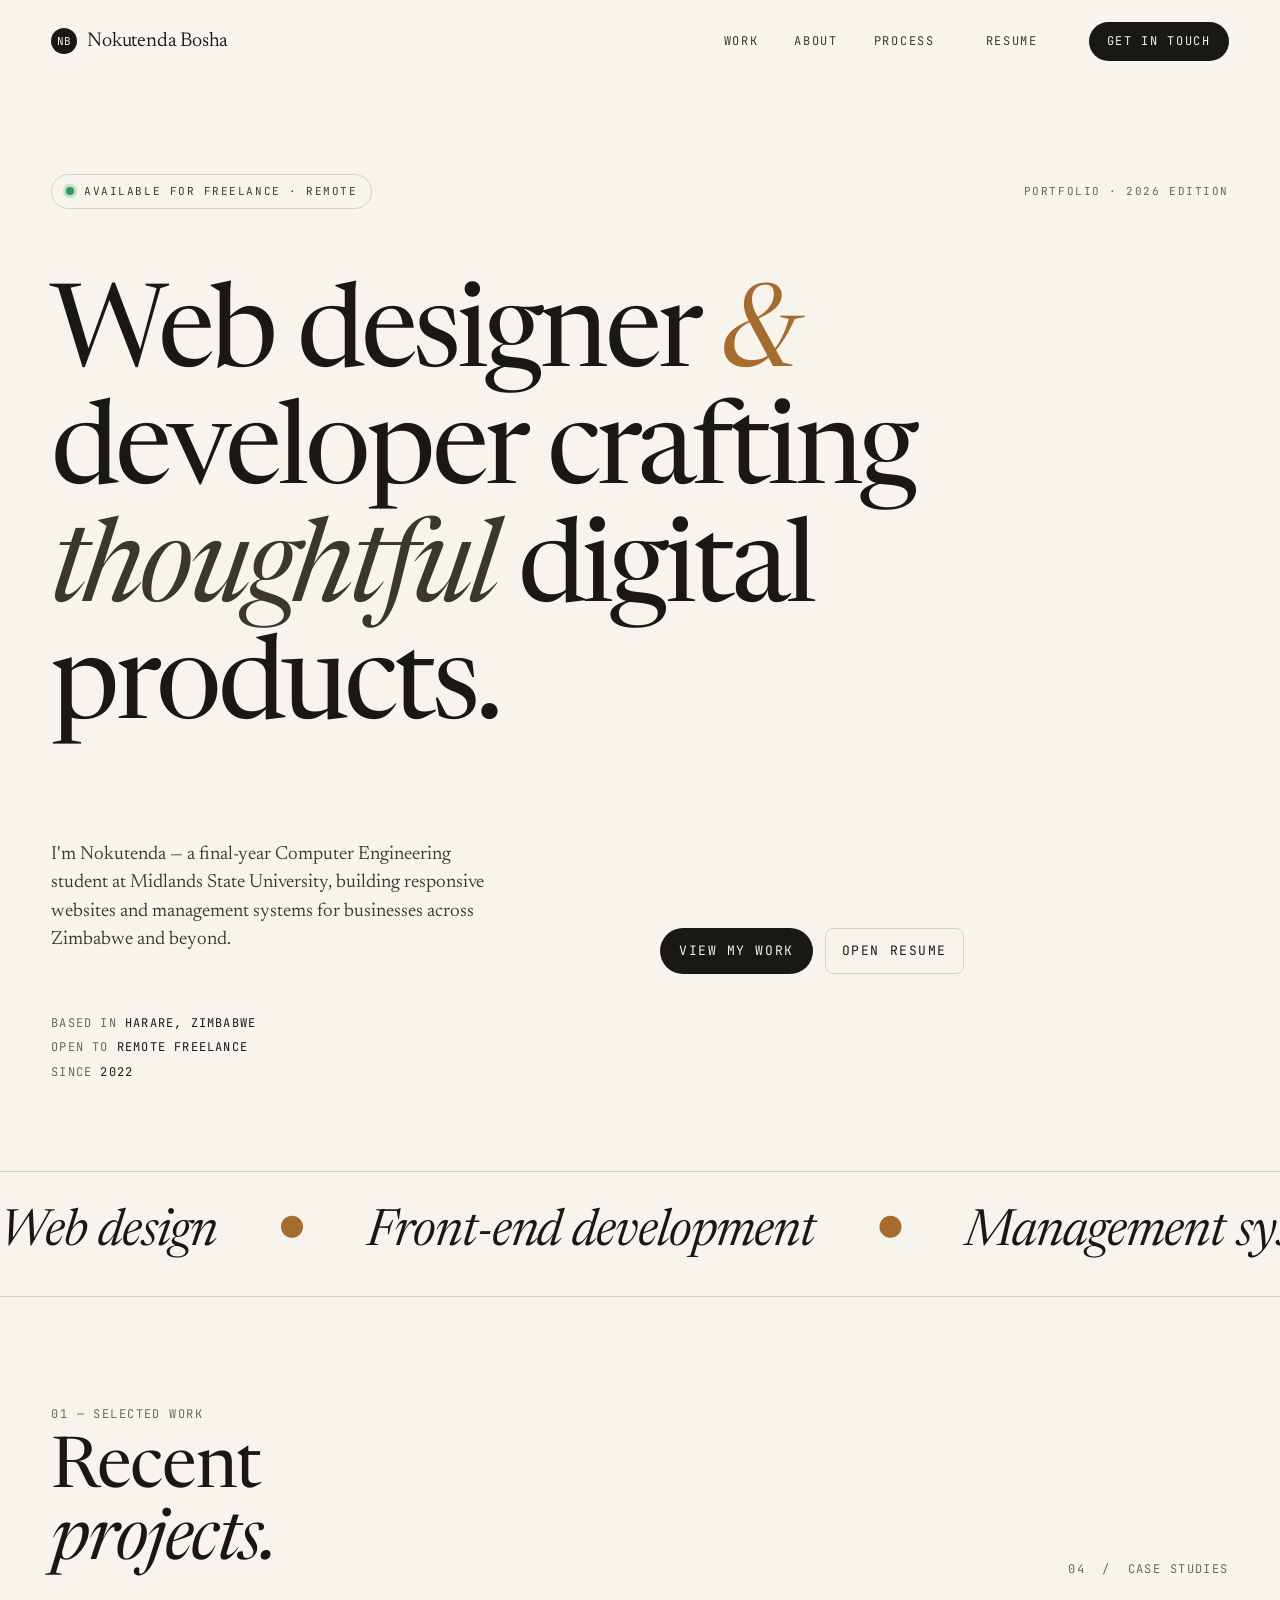
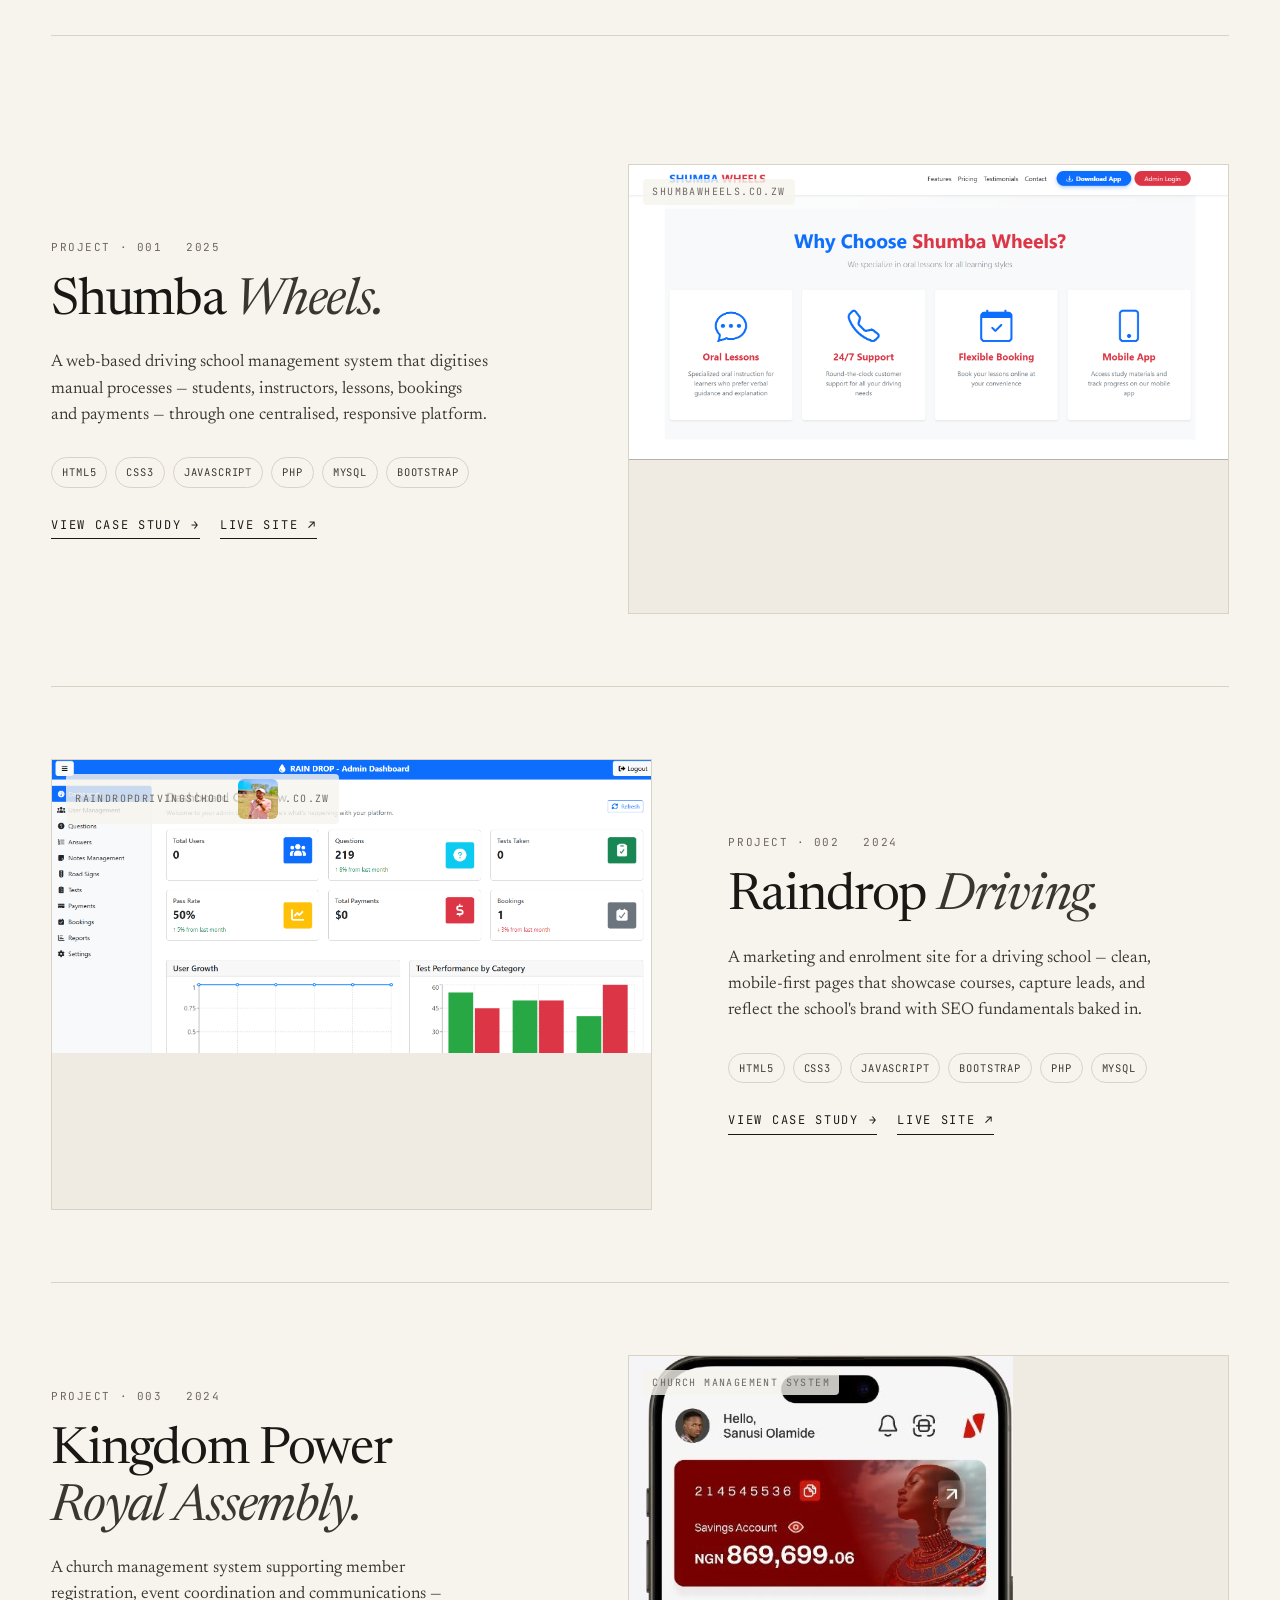
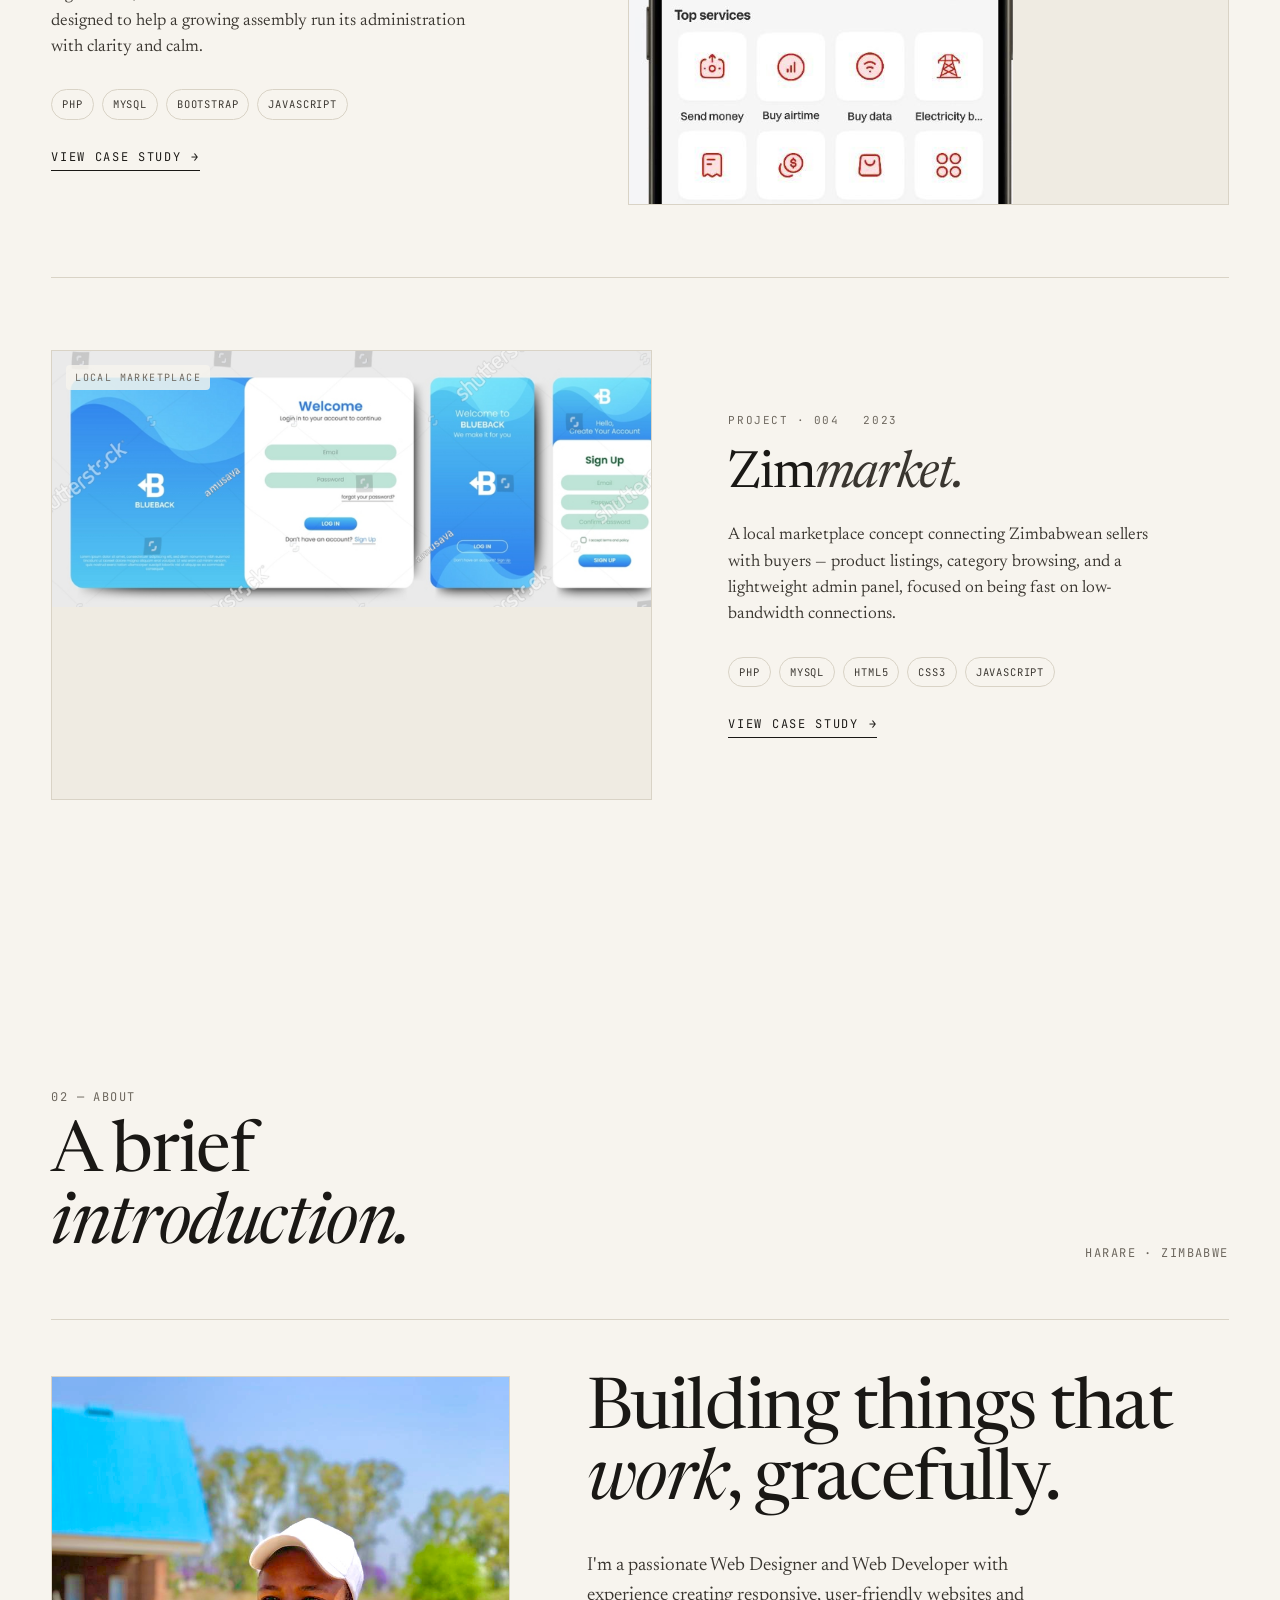
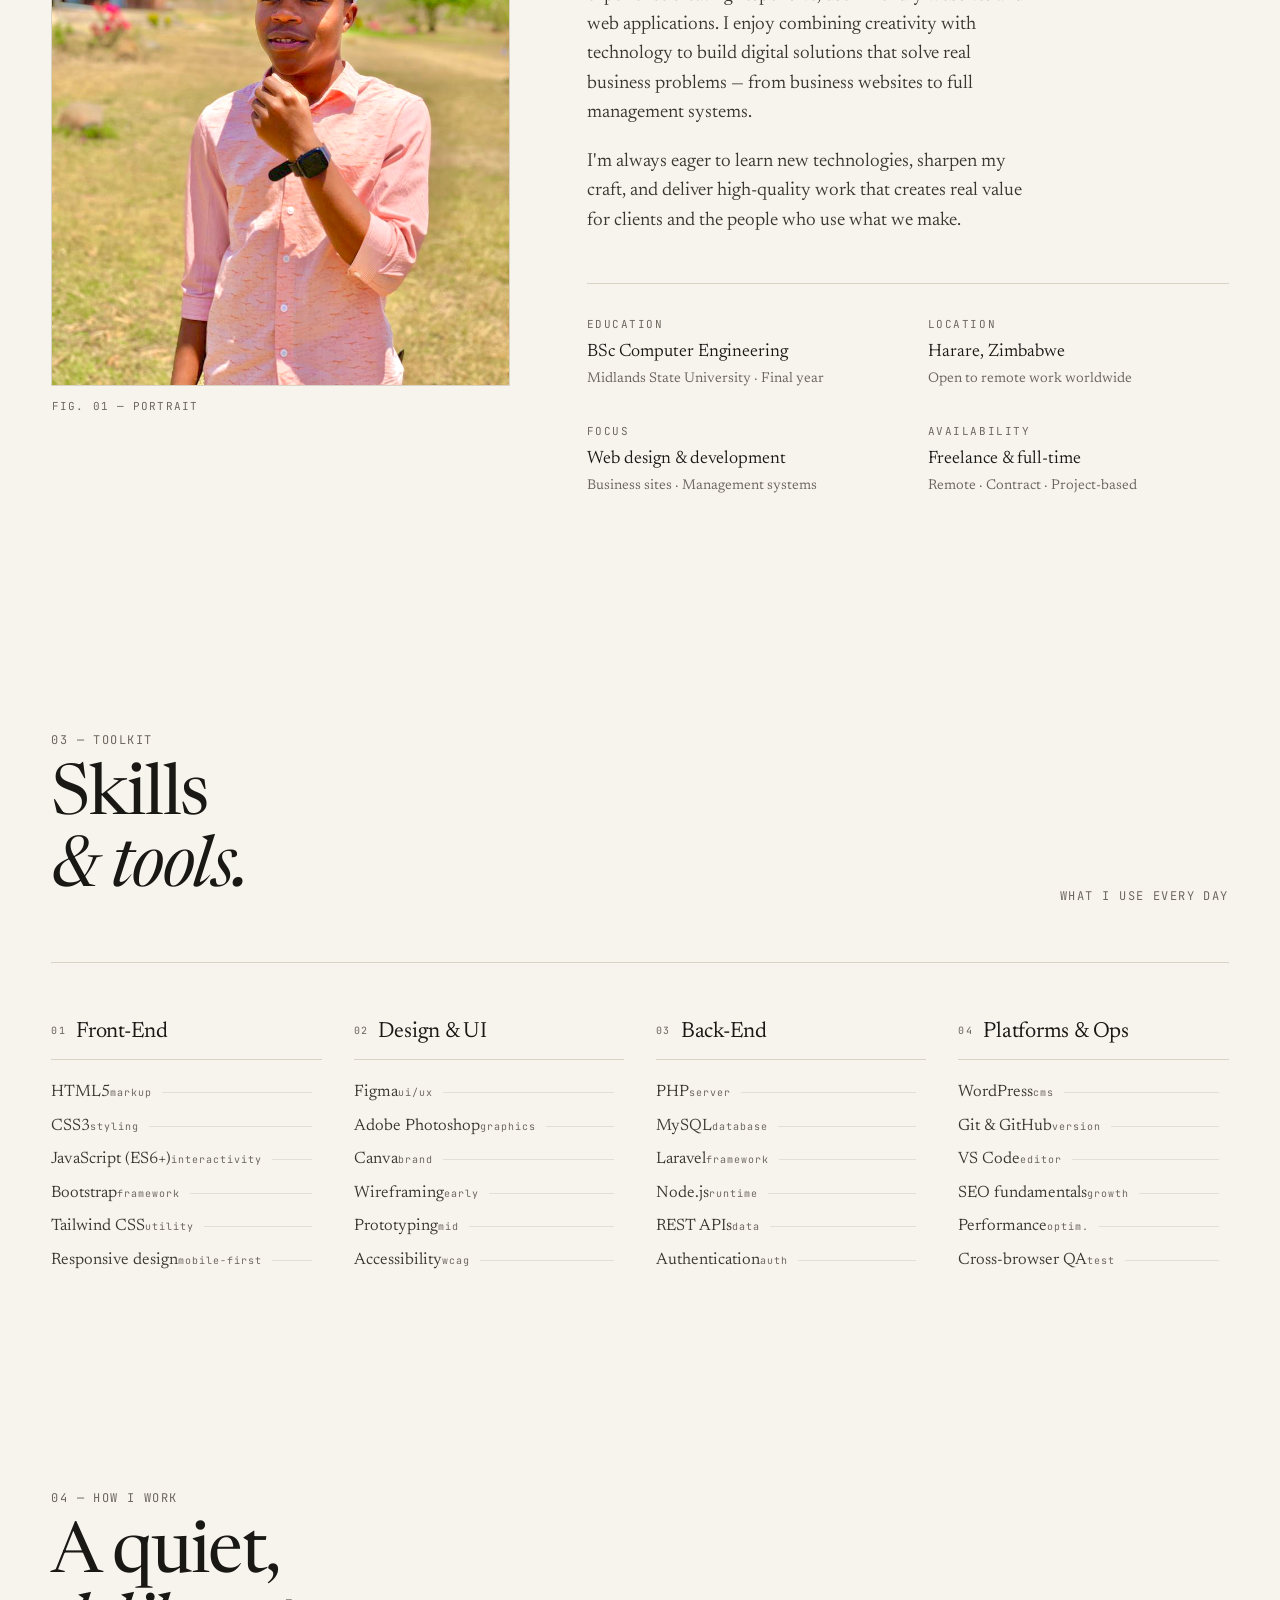
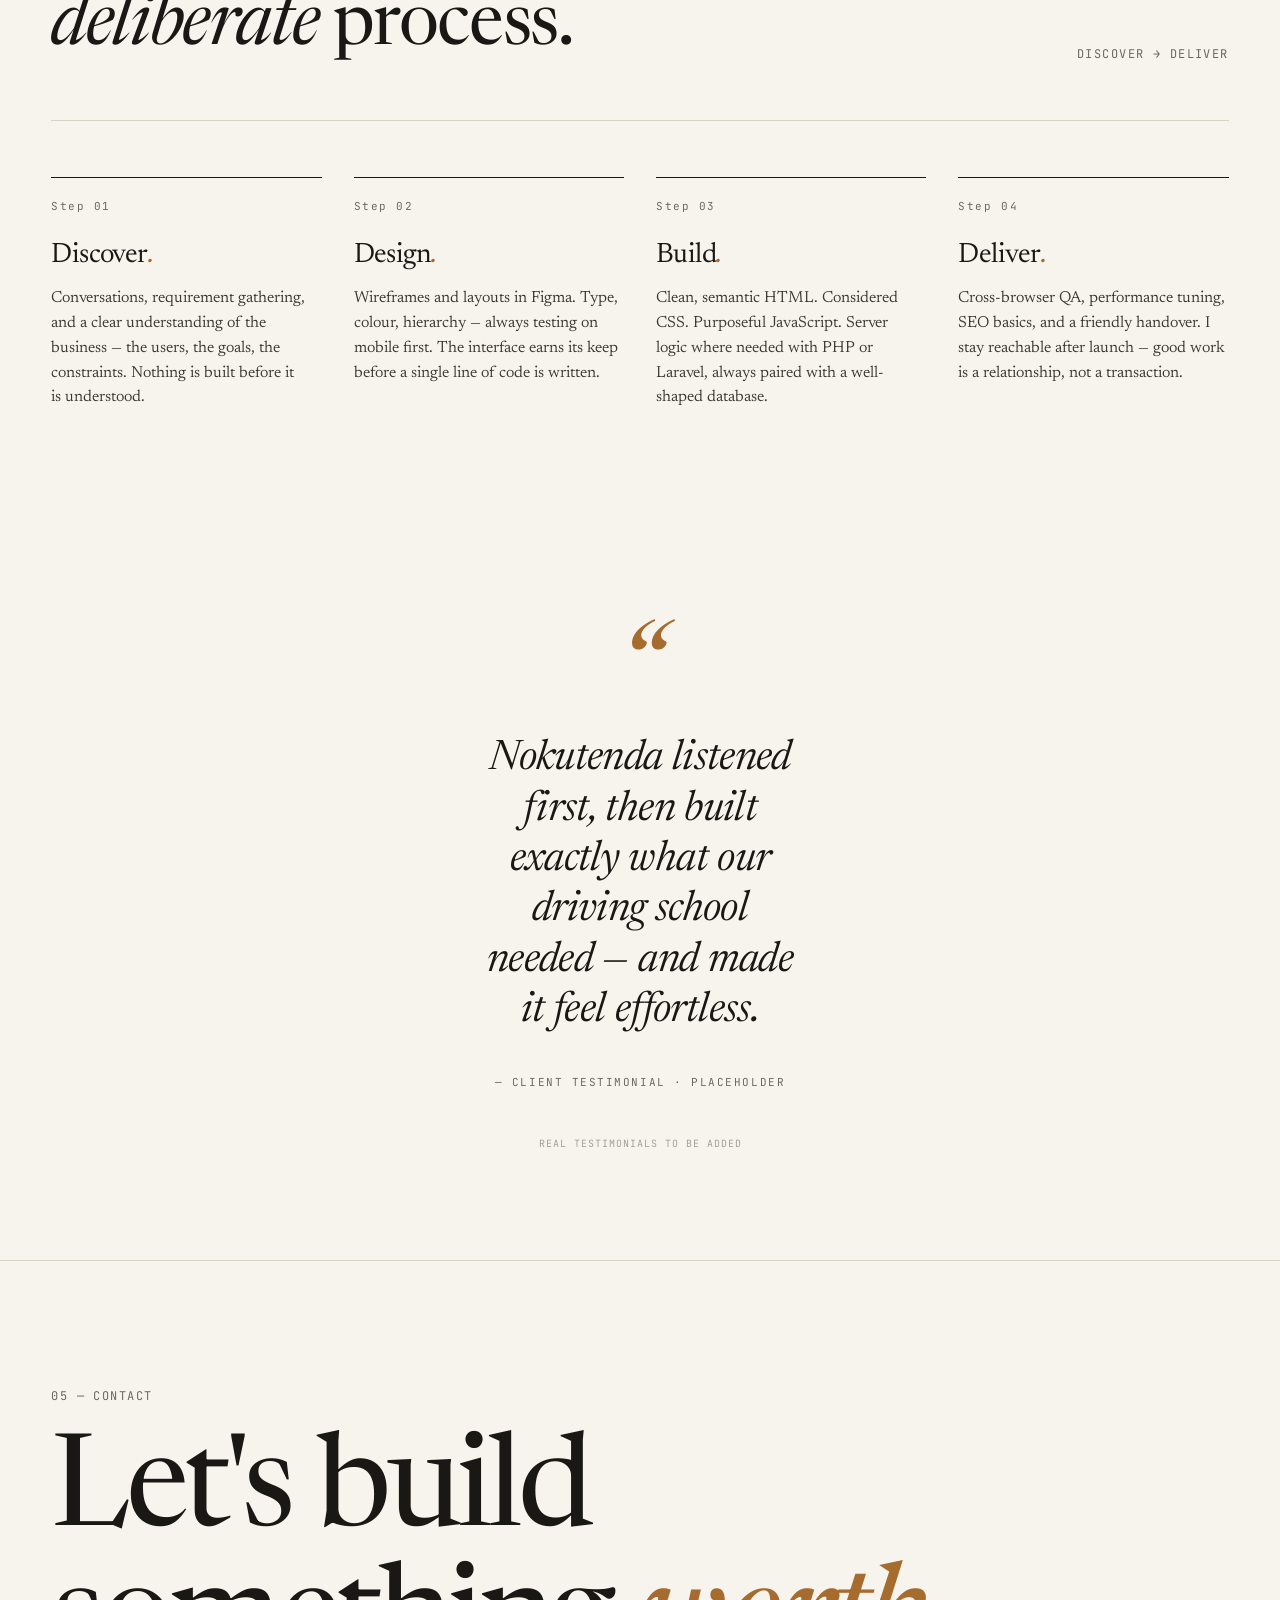
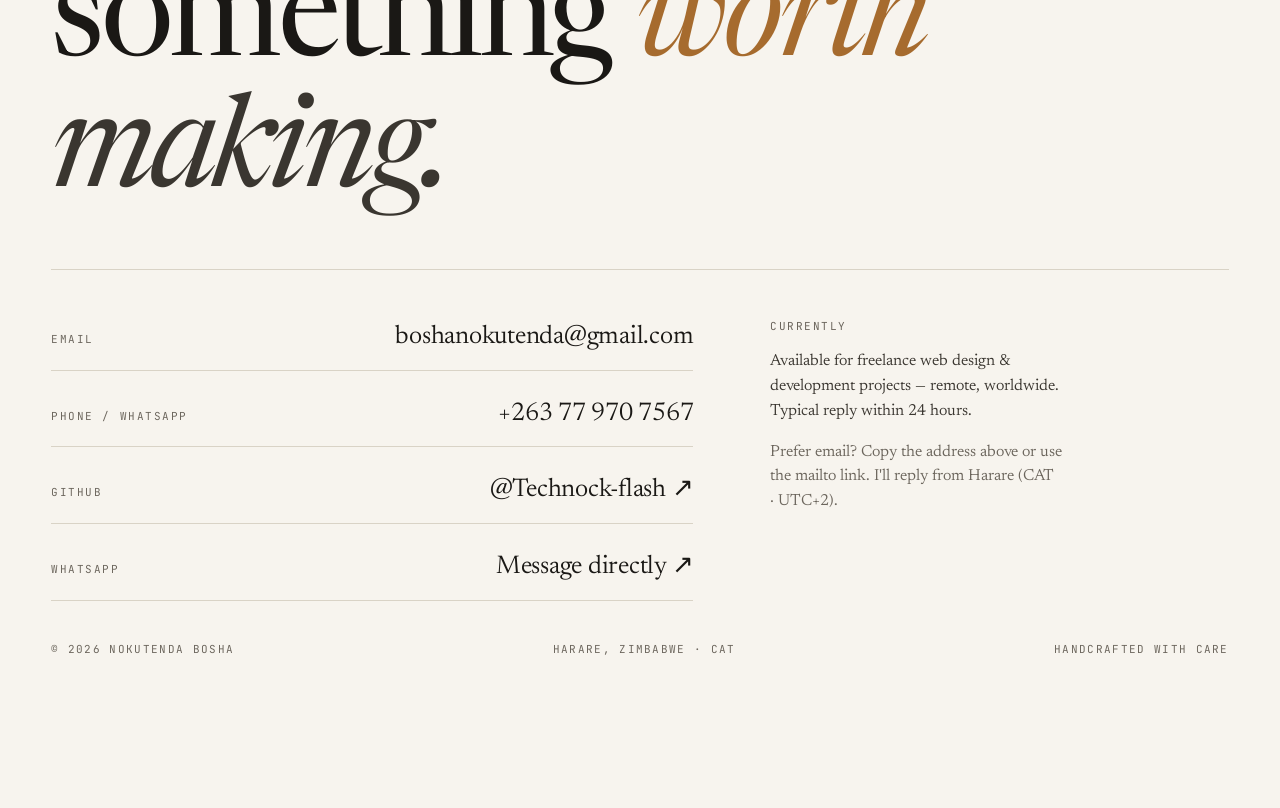
<file: index.html>
<!doctype html>
<html lang="en">
<head>
  <meta charset="UTF-8" />
  <meta name="viewport" content="width=device-width,initial-scale=1" />
  <title>Nokutenda Bosha — Web Designer & Developer</title>
  <meta name="description" content="Portfolio of Nokutenda Bosha — web designer and developer based in Harare, Zimbabwe. Building thoughtful digital products and web applications." />
  <meta property="og:title" content="Nokutenda Bosha — Web Designer & Developer" />
  <meta property="og:description" content="Portfolio of Nokutenda Bosha — web designer and developer based in Harare, Zimbabwe. Building thoughtful digital products and web applications." />
  <meta property="og:type" content="website" />
  <meta property="og:url" content="https://your-site.example/" />
  <meta property="og:image" content="assets/og-image.jpg" />
  <meta name="twitter:card" content="summary_large_image" />
  <link rel="preconnect" href="https://fonts.googleapis.com">

  <link rel="canonical" href="https://your-site.example/" />

  <script type="application/ld+json">
  {
    "@context": "https://schema.org",
    "@type": "Person",
    "name": "Nokutenda Bosha",
    "jobTitle": "Web Designer & Developer",
    "url": "https://your-site.example/",
    "sameAs": ["https://github.com/Technock-flash"],
    "email": "mailto:boshanokutenda@gmail.com"
  }
  </script>

  <link rel="preconnect" href="https://fonts.googleapis.com">
  <link rel="preconnect" href="https://fonts.gstatic.com" crossorigin>
  <link href="https://fonts.googleapis.com/css2?family=Newsreader:ital,opsz,wght@0,6..72,300..600;1,6..72,300..600&family=JetBrains+Mono:wght@400;500&display=swap" rel="stylesheet">

  <link rel="stylesheet" href="styles.css" />
</head>
<body>
  <a class="skip" href="#top">Skip to content</a>

  <!-- ================================================ HEADER -->
  <header class="site-header" id="siteHeader">
    <div class="shell inner">
      <a href="#top" class="brand">
        <span class="brand-mark">NB</span>
        <span>Nokutenda Bosha</span>
      </a>
      <button class="mobile-nav-toggle" type="button" aria-controls="siteNav" aria-expanded="false" aria-label="Open navigation">
        <span class="sr-only">Toggle navigation</span>
        <span></span>
        <span></span>
        <span></span>
      </button>
      <nav class="nav" id="siteNav" aria-label="Primary navigation">
        <button class="mobile-nav-close" type="button" aria-label="Close navigation">×</button>
        <a href="#work">Work</a>
        <a href="#about">About</a>
        <a href="#process">Process</a>
          <a href="resume.html" class="resume-link" target="_blank" rel="noopener">Resume</a>
        <a href="#contact" class="contact-cta">Get in touch</a>
      </nav>
      <div class="mobile-nav-overlay" aria-hidden="true"></div>
    </div>
  </header>

  <!-- ================================================ HERO -->
  <section class="hero" id="top">
    <div class="shell">
      <div class="hero-eyebrow">
        <span class="avail"><span class="dot"></span> Available for freelance · Remote</span>
        <span class="mono">Portfolio · 2026 Edition</span>
      </div>

      <h1 class="hero-title reveal">
        Web designer <span class="amp">&amp;</span><br>
        developer crafting<br>
        <span class="ital">thoughtful</span> digital<br>
        products.
      </h1>

      <div class="hero-lower">
        <p class="lede reveal">
          I'm Nokutenda — a final-year Computer Engineering student at Midlands State University, building responsive websites and management systems for businesses across Zimbabwe and beyond.
        </p>
        <div class="hero-cta reveal">
          <a class="btn primary" href="#work">View my work</a>
          <a class="btn ghost" href="resume.html" target="_blank" rel="noopener">Open resume</a>
        </div>
        <div class="meta reveal">
          <span>Based in <strong>Harare, Zimbabwe</strong></span>
          <span>Open to <strong>remote freelance</strong></span>
          <span>Since <strong>2022</strong></span>
        </div>
      </div>
    </div>
  </section>

  <!-- Marquee -->
  <div class="marquee" aria-hidden="true">
    <div class="marquee-track">
      <span>Web design</span><span class="dot">●</span>
      <span><em>Front-end</em> development</span><span class="dot">●</span>
      <span>Management systems</span><span class="dot">●</span>
      <span>UI / UX</span><span class="dot">●</span>
      <span><em>Responsive</em> interfaces</span><span class="dot">●</span>
      <span>PHP · Laravel · MySQL</span><span class="dot">●</span>
      <!-- duplicate for seamless loop -->
      <span>Web design</span><span class="dot">●</span>
      <span><em>Front-end</em> development</span><span class="dot">●</span>
      <span>Management systems</span><span class="dot">●</span>
      <span>UI / UX</span><span class="dot">●</span>
      <span><em>Responsive</em> interfaces</span><span class="dot">●</span>
      <span>PHP · Laravel · MySQL</span><span class="dot">●</span>
    </div>
  </div>

  <!-- ================================================ WORK -->
  <section id="work">
    <div class="shell">
      <div class="section-head">
        <div>
          <div class="num">01 — Selected Work</div>
          <h2>Recent<br><em>projects.</em></h2>
        </div>
        <div class="aside">04 &nbsp;/&nbsp; Case studies</div>
      </div>

      <div class="projects">

        <!-- Project 1 · Shumba Wheels -->
        <article class="project reveal">
          <div class="project-info">
            <div class="idx"><span>Project · 001</span><span>2025</span></div>
            <h3>Shumba <span class="ital">Wheels.</span></h3>
            <p class="summary">A web-based driving school management system that digitises manual processes — students, instructors, lessons, bookings and payments — through one centralised, responsive platform.</p>
            <div class="stack">
              <span>HTML5</span><span>CSS3</span><span>JavaScript</span>
              <span>PHP</span><span>MySQL</span><span>Bootstrap</span>
            </div>
            <div class="actions">
              <a class="arrow-link" href="projects/shumba-wheels.html">View case study <span class="a">→</span></a>
              <a class="arrow-link" href="https://shumbawheels.co.zw" target="_blank" rel="noopener">Live site <span class="a">↗</span></a>
            </div>
          </div>
          <div class="project-media">
            <span class="frame-label">shumbawheels.co.zw</span>
            <img src="assets/shumba-screen-2.png" alt="Shumba Wheels dashboard and booking UI" loading="lazy" decoding="async" />
          </div>
        </article>

        <!-- Project 2 · Raindrop Driving -->
        <article class="project reverse reveal">
          <div class="project-info">
            <div class="idx"><span>Project · 002</span><span>2024</span></div>
            <h3>Raindrop <span class="ital">Driving.</span></h3>
            <p class="summary">A marketing and enrolment site for a driving school — clean, mobile-first pages that showcase courses, capture leads, and reflect the school's brand with SEO fundamentals baked in.</p>
            <div class="stack">
              <span>HTML5</span><span>CSS3</span><span>JavaScript</span>
              <span>Bootstrap</span><span>PHP</span><span>MySQL</span>
            </div>
            <div class="actions">
              <a class="arrow-link" href="projects/raindrop-driving.html">View case study <span class="a">→</span></a>
              <a class="arrow-link" href="https://raindropdrivingschool.co.zw" target="_blank" rel="noopener">Live site <span class="a">↗</span></a>
            </div>
          </div>
          <div class="project-media">
            <span class="frame-label">raindropdrivingschool
              <img src="assets/portrait.jpg" alt="Portrait photo of Nokutenda Bosha" loading="lazy" decoding="async" style="width:40px;height:40px;display:inline-block;vertical-align:middle;border-radius:6px;" />
            .co.zw</span>
            <img src="assets/raindrop-screen-1.png" alt="Raindrop Driving marketing homepage" loading="lazy" decoding="async" />
          </div>
        </article>

        <!-- Project 3 · Kingdom Power -->
        <article class="project reveal">
          <div class="project-info">
            <div class="idx"><span>Project · 003</span><span>2024</span></div>
            <h3>Kingdom Power <span class="ital">Royal Assembly.</span></h3>
            <p class="summary">A church management system supporting member registration, event coordination and communications — designed to help a growing assembly run its administration with clarity and calm.</p>
            <div class="stack">
              <span>PHP</span><span>MySQL</span><span>Bootstrap</span>
              <span>JavaScript</span>
            </div>
            <div class="actions">
              <a class="arrow-link" href="projects/kingdom-power.html">View case study <span class="a">→</span></a>
            </div>
          </div>
          <div class="project-media">
            <span class="frame-label">Church management system</span>
            <img src="assets/kingdom-screen-1.png" alt="Kingdom Power church management dashboard" loading="lazy" decoding="async" />
          </div>
        </article>

        <!-- Project 4 · Zimmarket -->
        <article class="project reverse reveal">
          <div class="project-info">
            <div class="idx"><span>Project · 004</span><span>2023</span></div>
            <h3>Zim<span class="ital">market.</span></h3>
            <p class="summary">A local marketplace concept connecting Zimbabwean sellers with buyers — product listings, category browsing, and a lightweight admin panel, focused on being fast on low-bandwidth connections.</p>
            <div class="stack">
              <span>PHP</span><span>MySQL</span><span>HTML5</span>
              <span>CSS3</span><span>JavaScript</span>
            </div>
            <div class="actions">
              <a class="arrow-link" href="projects/zimmarket.html">View case study <span class="a">→</span></a>
            </div>
          </div>
          <div class="project-media">
            <span class="frame-label">Local marketplace</span>
            <img src="assets/zimmarket-screen-1.png" alt="Zimmarket marketplace product listing" loading="lazy" decoding="async" />
          </div>
        </article>

      </div>
    </div>
  </section>

  <!-- ================================================ ABOUT -->
  <section id="about" class="about">
    <div class="shell">
      <div class="section-head">
        <div>
          <div class="num">02 — About</div>
          <h2>A brief<br><em>introduction.</em></h2>
        </div>
        <div class="aside">Harare · Zimbabwe</div>
      </div>

      <div class="about-grid">
        <div class="about-portrait">
          <img src="assets/portrait.jpg" alt="Portrait photo of Nokutenda Bosha" loading="lazy" decoding="async" />
          <span class="cap">Fig. 01 — Portrait</span>
        </div>

        <div class="about-body">
          <h2>Building things that <em>work</em>, gracefully.</h2>
          <p>
            I'm a passionate Web Designer and Web Developer with experience creating responsive, user-friendly websites and web applications. I enjoy combining creativity with technology to build digital solutions that solve real business problems — from business websites to full management systems.
          </p>
          <p>
            I'm always eager to learn new technologies, sharpen my craft, and deliver high-quality work that creates real value for clients and the people who use what we make.
          </p>

          <dl class="about-facts">
            <div>
              <dt>Education</dt>
              <dd>BSc Computer Engineering<span class="sub">Midlands State University · Final year</span></dd>
            </div>
            <div>
              <dt>Location</dt>
              <dd>Harare, Zimbabwe<span class="sub">Open to remote work worldwide</span></dd>
            </div>
            <div>
              <dt>Focus</dt>
              <dd>Web design & development<span class="sub">Business sites · Management systems</span></dd>
            </div>
            <div>
              <dt>Availability</dt>
              <dd>Freelance & full-time<span class="sub">Remote · Contract · Project-based</span></dd>
            </div>
          </dl>
        </div>
      </div>
    </div>
  </section>

  <!-- ================================================ SKILLS -->
  <section id="skills">
    <div class="shell">
      <div class="section-head">
        <div>
          <div class="num">03 — Toolkit</div>
          <h2>Skills<br><em>&amp; tools.</em></h2>
        </div>
        <div class="aside">What I use every day</div>
      </div>

      <div class="skills-grid">
        <div class="skill-col">
          <h4><span class="num">01</span>Front-End</h4>
          <ul>
            <li>HTML5 <span>markup</span></li>
            <li>CSS3 <span>styling</span></li>
            <li>JavaScript (ES6+) <span>interactivity</span></li>
            <li>Bootstrap <span>framework</span></li>
            <li>Tailwind CSS <span>utility</span></li>
            <li>Responsive design <span>mobile-first</span></li>
          </ul>
        </div>

        <div class="skill-col">
          <h4><span class="num">02</span>Design &amp; UI</h4>
          <ul>
            <li>Figma <span>ui/ux</span></li>
            <li>Adobe Photoshop <span>graphics</span></li>
            <li>Canva <span>brand</span></li>
            <li>Wireframing <span>early</span></li>
            <li>Prototyping <span>mid</span></li>
            <li>Accessibility <span>wcag</span></li>
          </ul>
        </div>

        <div class="skill-col">
          <h4><span class="num">03</span>Back-End</h4>
          <ul>
            <li>PHP <span>server</span></li>
            <li>MySQL <span>database</span></li>
            <li>Laravel <span>framework</span></li>
            <li>Node.js <span>runtime</span></li>
            <li>REST APIs <span>data</span></li>
            <li>Authentication <span>auth</span></li>
          </ul>
        </div>

        <div class="skill-col">
          <h4><span class="num">04</span>Platforms &amp; Ops</h4>
          <ul>
            <li>WordPress <span>cms</span></li>
            <li>Git &amp; GitHub <span>version</span></li>
            <li>VS Code <span>editor</span></li>
            <li>SEO fundamentals <span>growth</span></li>
            <li>Performance <span>optim.</span></li>
            <li>Cross-browser QA <span>test</span></li>
          </ul>
        </div>
      </div>
    </div>
  </section>

  <!-- ================================================ PROCESS -->
  <section id="process">
    <div class="shell">
      <div class="section-head">
        <div>
          <div class="num">04 — How I Work</div>
          <h2>A quiet,<br><em>deliberate</em> process.</h2>
        </div>
        <div class="aside">Discover → Deliver</div>
      </div>

      <div class="process-grid">
        <div class="step">
          <div class="n">Step 01</div>
          <h4>Discover<em>.</em></h4>
          <p>Conversations, requirement gathering, and a clear understanding of the business — the users, the goals, the constraints. Nothing is built before it is understood.</p>
        </div>
        <div class="step">
          <div class="n">Step 02</div>
          <h4>Design<em>.</em></h4>
          <p>Wireframes and layouts in Figma. Type, colour, hierarchy — always testing on mobile first. The interface earns its keep before a single line of code is written.</p>
        </div>
        <div class="step">
          <div class="n">Step 03</div>
          <h4>Build<em>.</em></h4>
          <p>Clean, semantic HTML. Considered CSS. Purposeful JavaScript. Server logic where needed with PHP or Laravel, always paired with a well-shaped database.</p>
        </div>
        <div class="step">
          <div class="n">Step 04</div>
          <h4>Deliver<em>.</em></h4>
          <p>Cross-browser QA, performance tuning, SEO basics, and a friendly handover. I stay reachable after launch — good work is a relationship, not a transaction.</p>
        </div>
      </div>
    </div>
  </section>

  <!-- ================================================ TESTIMONIAL -->
  <section id="testimonial" class="testimonial">
    <div class="shell">
      <div class="quote-card reveal">
        <span class="mark">“</span>
        <blockquote>
          Nokutenda listened first, then built exactly what our driving school needed — and made it feel effortless.
        </blockquote>
        <cite>— Client testimonial · Placeholder</cite>
        <div class="placeholder-note">Real testimonials to be added</div>
      </div>
    </div>
  </section>

  <!-- ================================================ CONTACT -->
  <section id="contact" class="contact">
    <div class="shell">
      <div class="num" style="font-family:var(--mono);font-size:12px;letter-spacing:.12em;text-transform:uppercase;color:var(--ink-3);margin-bottom:24px;">05 — Contact</div>
      <h2>
        Let's build<br>
        something <span class="accent">worth</span><br>
        <span class="ital">making.</span>
      </h2>

      <div class="contact-grid">
        <div class="contact-links">
          <a href="mailto:boshanokutenda@gmail.com">
            <span class="k">Email</span>
            <span class="v">boshanokutenda@gmail.com</span>
          </a>
          <a href="tel:+263779707567">
            <span class="k">Phone / WhatsApp</span>
            <span class="v">+263 77 970 7567</span>
          </a>
          <a href="https://github.com/Technock-flash" target="_blank" rel="noopener">
            <span class="k">GitHub</span>
            <span class="v">@Technock-flash ↗</span>
          </a>
          <a href="https://wa.me/263779707567" target="_blank" rel="noopener">
            <span class="k">WhatsApp</span>
            <span class="v">Message directly ↗</span>
          </a>
        </div>
        <div class="contact-side">
          <span class="label">Currently</span>
          <p>Available for freelance web design &amp; development projects — remote, worldwide. Typical reply within 24 hours.</p>
          <p style="color:var(--ink-3);margin-top:16px;">Prefer email? Copy the address above or use the mailto link. I'll reply from Harare (CAT · UTC+2).</p>
        </div>
      </div>
    </div>

    <div class="shell">
      <footer class="site-footer">
        <span>© 2026 Nokutenda Bosha</span>
        <span>Harare, Zimbabwe · CAT</span>
        <span class="rot">Handcrafted with care</span>
      </footer>
    </div>
  </section>

  <script src="image_slot.js"></script>
  <script>
    // Sticky header shadow on scroll
    const header = document.getElementById('siteHeader');
    const onScroll = () => header.classList.toggle('scrolled', window.scrollY > 8);
    window.addEventListener('scroll', onScroll, { passive: true });
    onScroll();

    // Reveal on view
    const io = new IntersectionObserver((entries) => {
      for (const e of entries) if (e.isIntersecting) { e.target.classList.add('in'); io.unobserve(e.target); }
    }, { threshold: 0.12 });
    document.querySelectorAll('.reveal').forEach(el => io.observe(el));

    // Smooth-scroll for in-page nav
    document.querySelectorAll('a[href^="#"]').forEach(a => {
      a.addEventListener('click', (e) => {
        const id = a.getAttribute('href').slice(1);
        const t = document.getElementById(id);
        if (!t) return;
        e.preventDefault();
        window.scrollTo({ top: t.getBoundingClientRect().top + window.scrollY - 60, behavior: 'smooth' });
      });
    });

    const nav = document.getElementById('siteNav');
    const navToggle = document.querySelector('.mobile-nav-toggle');
    const navOverlay = document.querySelector('.mobile-nav-overlay');
    const closeMenu = () => {
      nav.classList.remove('open');
      navOverlay?.classList.remove('visible');
      document.body.classList.remove('nav-open');
      navToggle?.classList.remove('open');
      navToggle?.setAttribute('aria-expanded', 'false');
      navToggle?.setAttribute('aria-label', 'Open navigation');
    };

    navToggle?.addEventListener('click', () => {
      const open = nav.classList.toggle('open');
      navOverlay?.classList.toggle('visible', open);
      document.body.classList.toggle('nav-open', open);
      navToggle.classList.toggle('open', open);
      navToggle.setAttribute('aria-expanded', String(open));
      navToggle.setAttribute('aria-label', open ? 'Close navigation' : 'Open navigation');
    });

    navOverlay?.addEventListener('click', closeMenu);
    document.querySelectorAll('.mobile-nav-close').forEach(button => {
      button.addEventListener('click', closeMenu);
    });
    document.querySelectorAll('.nav a').forEach(link => {
      link.addEventListener('click', closeMenu);
    });

    document.addEventListener('keydown', (event) => {
      if (event.key === 'Escape' && nav.classList.contains('open')) {
        closeMenu();
      }
    });
  </script>
</body>
</html>
</file>
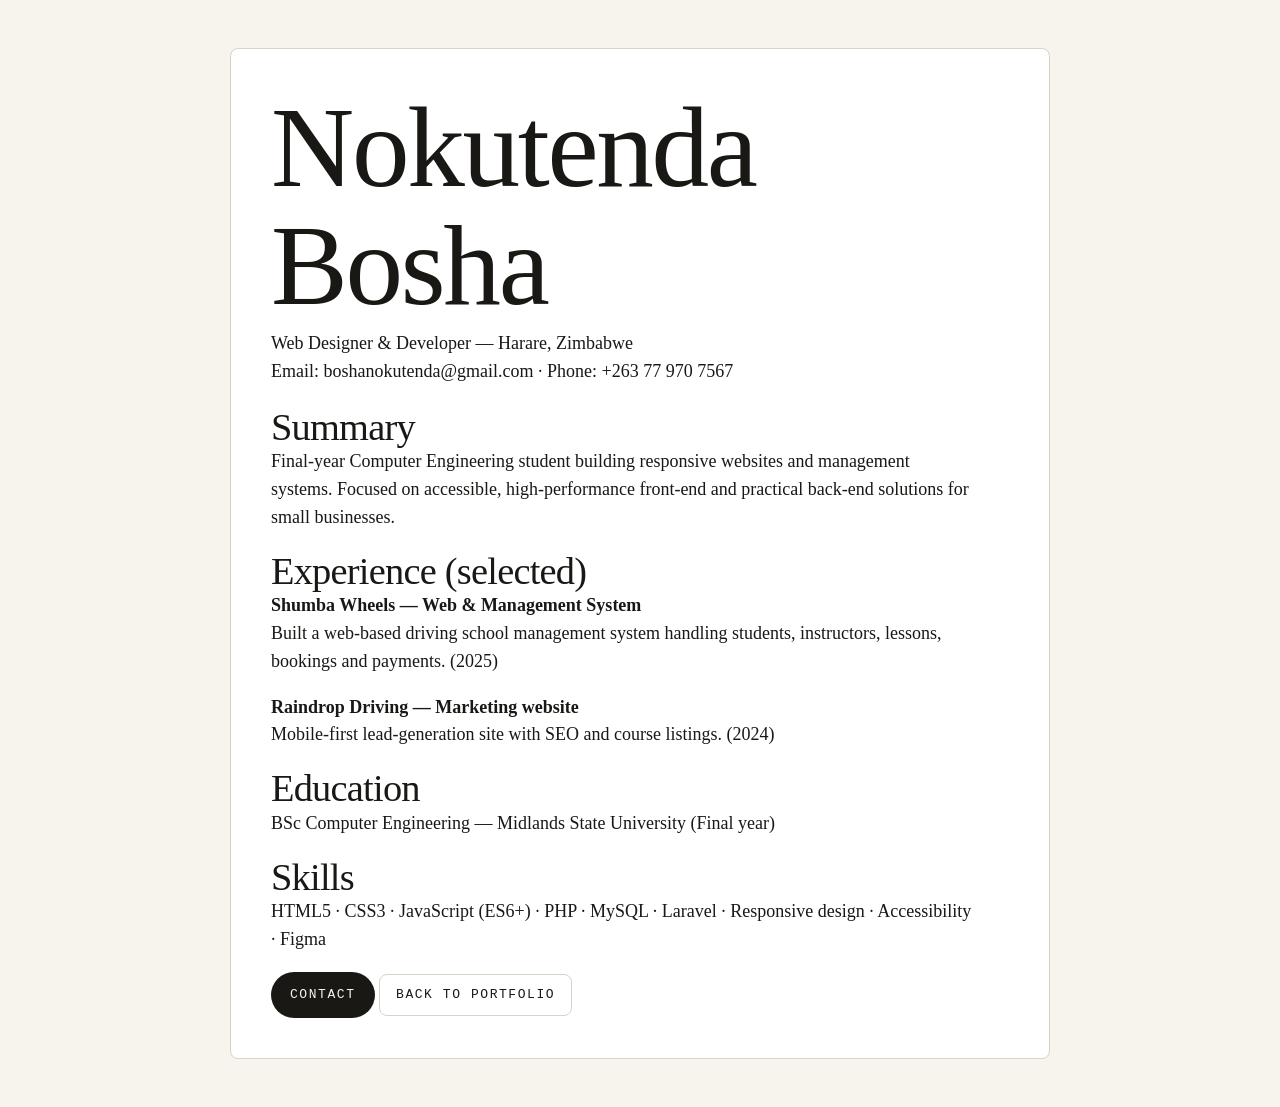
<file: resume.html>
<!doctype html>
<html lang="en">
<head>
  <meta charset="utf-8" />
  <meta name="viewport" content="width=device-width,initial-scale=1" />
  <title>Resume — Nokutenda Bosha</title>
  <link rel="stylesheet" href="styles.css">
  <style>
    .resume { max-width: 820px; margin: 48px auto; padding: 40px; background: white; border-radius:8px; border:1px solid var(--line); }
    .resume h1 { margin-bottom: 6px; }
    .resume .meta { margin-bottom: 20px; }
    .resume .col { display:flex; gap:40px; }
    .resume .section { margin-top: 18px; }
    .download { margin-top: 18px; }
  </style>
</head>
<body>
  <div class="shell resume">
    <h1>Nokutenda Bosha</h1>
    <div class="meta">
      <div>Web Designer &amp; Developer — Harare, Zimbabwe</div>
      <div>Email: boshanokutenda@gmail.com · Phone: +263 77 970 7567</div>
    </div>

    <div class="section">
      <h3>Summary</h3>
      <p>Final-year Computer Engineering student building responsive websites and management systems. Focused on accessible, high-performance front-end and practical back-end solutions for small businesses.</p>
    </div>

    <div class="section">
      <h3>Experience (selected)</h3>
      <p><strong>Shumba Wheels — Web &amp; Management System</strong><br>Built a web-based driving school management system handling students, instructors, lessons, bookings and payments. (2025)</p>
      <p><strong>Raindrop Driving — Marketing website</strong><br>Mobile-first lead-generation site with SEO and course listings. (2024)</p>
    </div>

    <div class="section">
      <h3>Education</h3>
      <p>BSc Computer Engineering — Midlands State University (Final year)</p>
    </div>

    <div class="section">
      <h3>Skills</h3>
      <p>HTML5 · CSS3 · JavaScript (ES6+) · PHP · MySQL · Laravel · Responsive design · Accessibility · Figma</p>
    </div>

    <div class="download">
      <a class="btn primary" href="mailto:boshanokutenda@gmail.com">Contact</a>
      <a class="btn ghost" href="index.html">Back to portfolio</a>
    </div>
  </div>
</body>
</html>
</file>
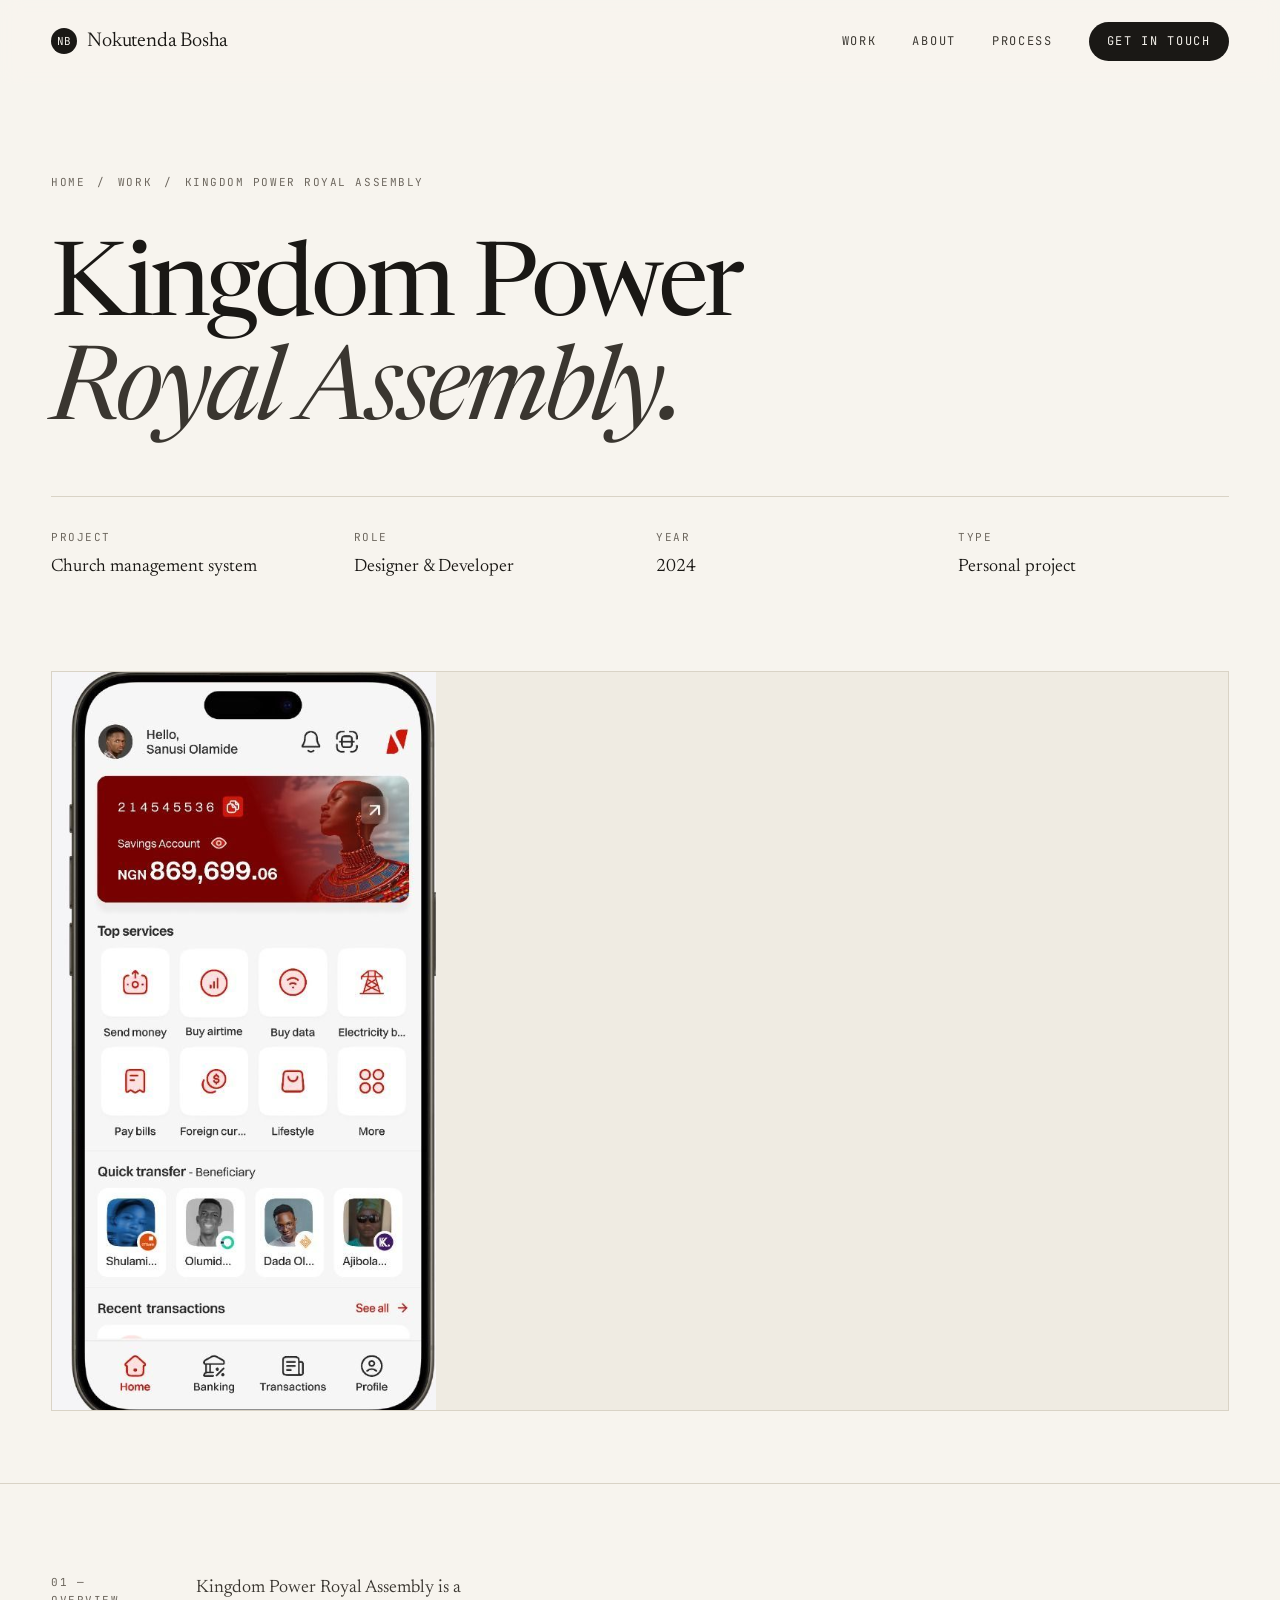
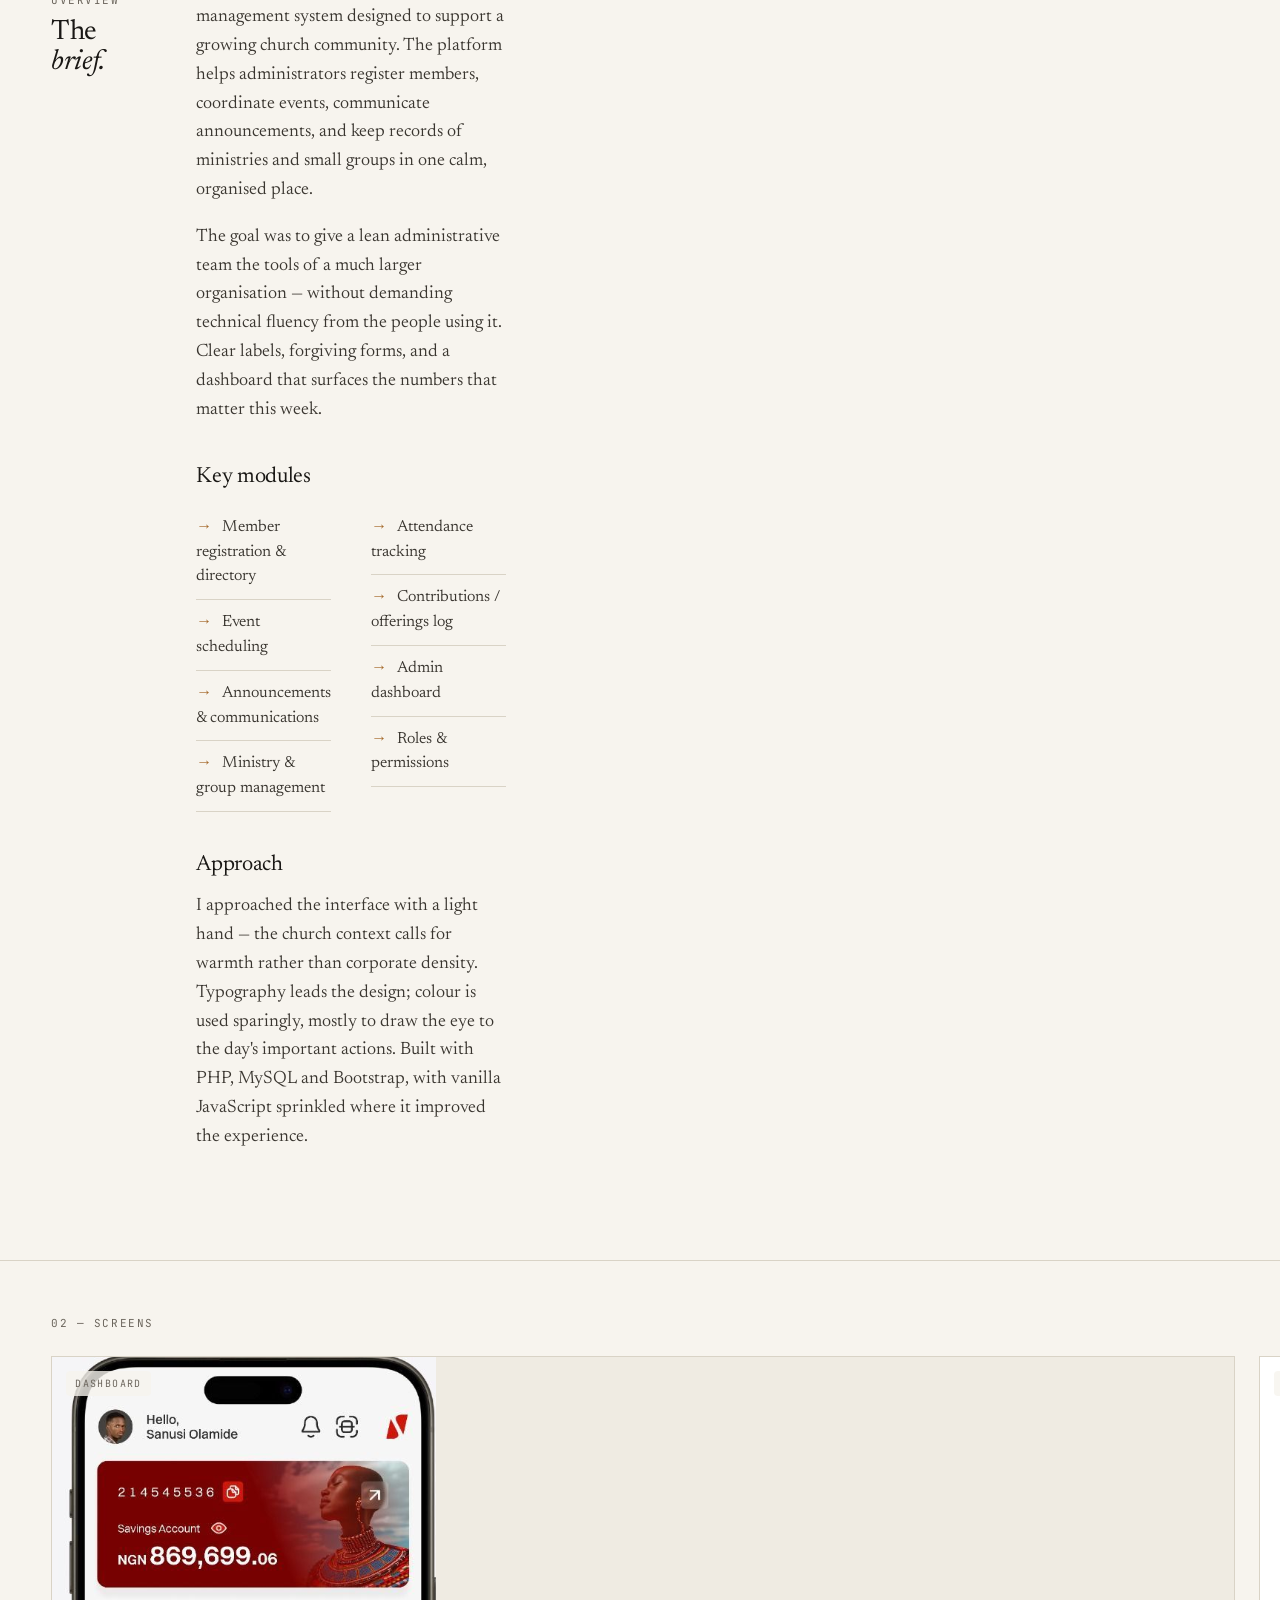
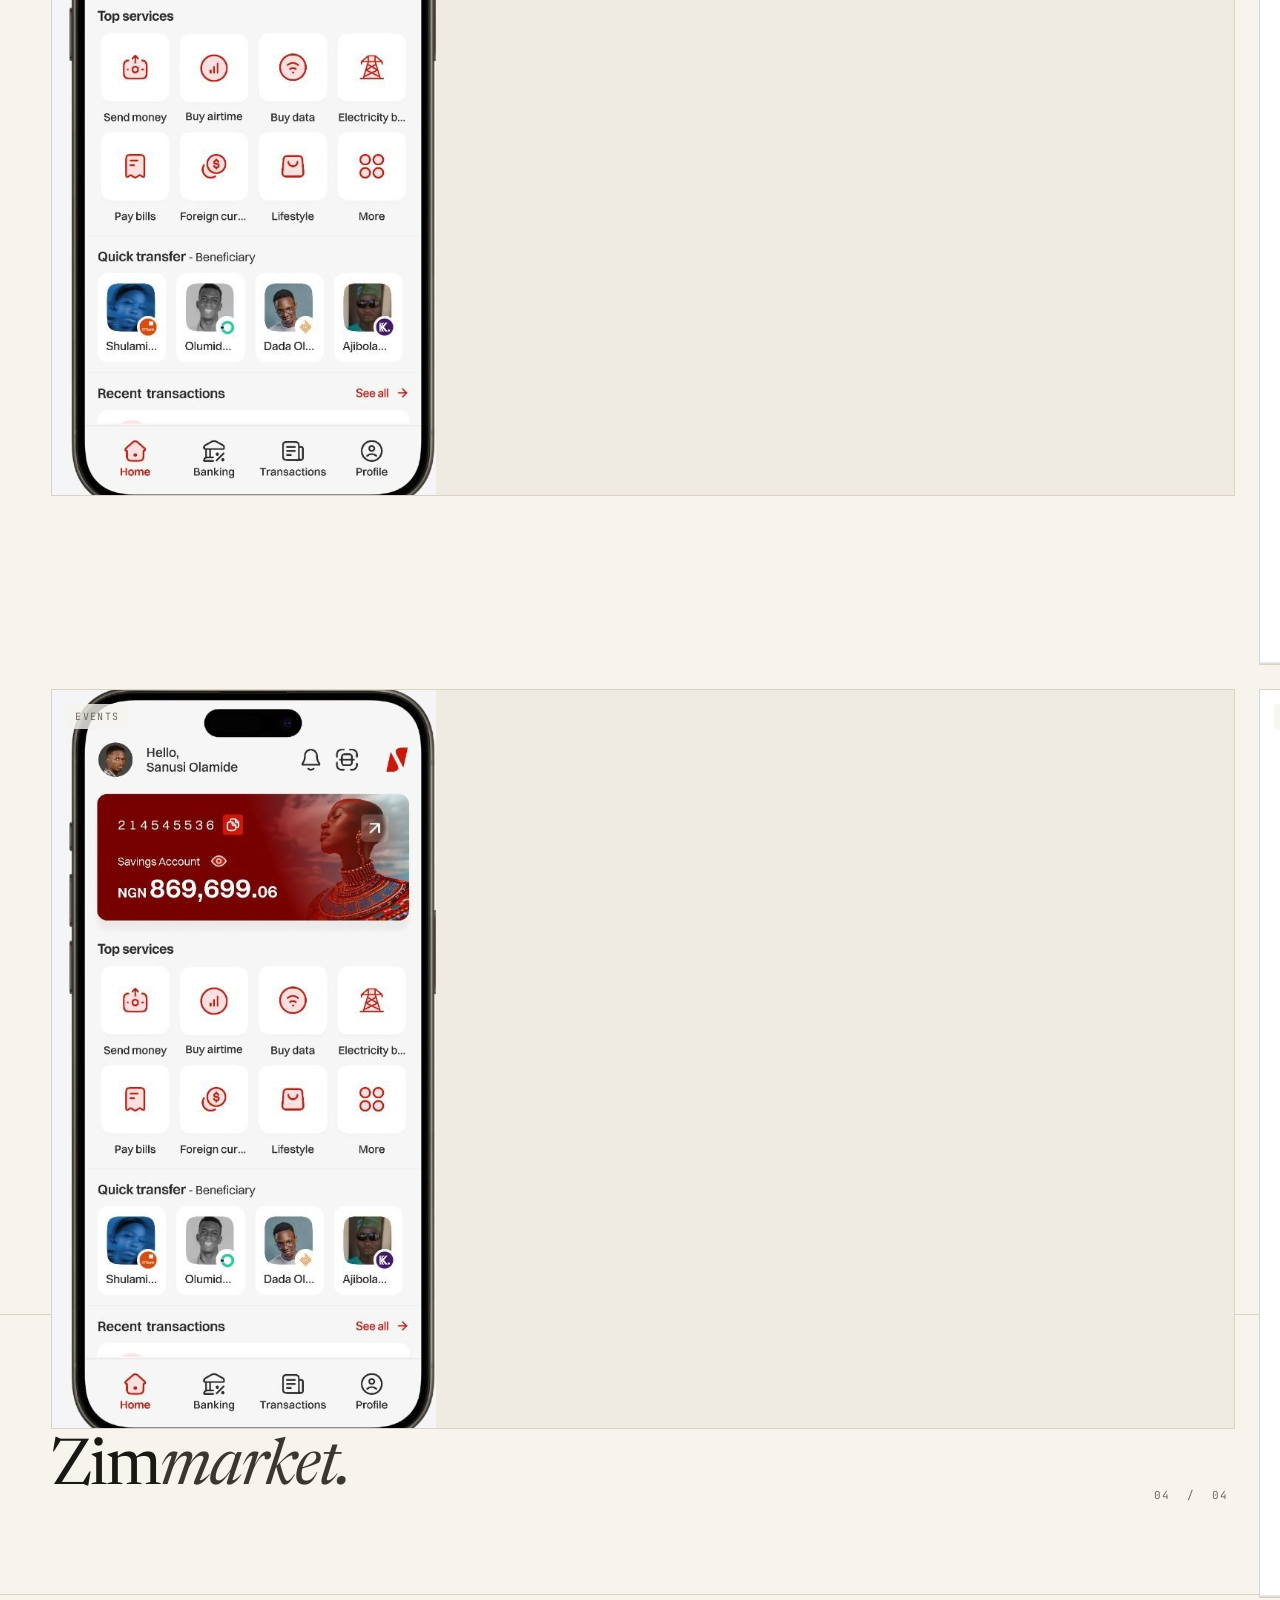
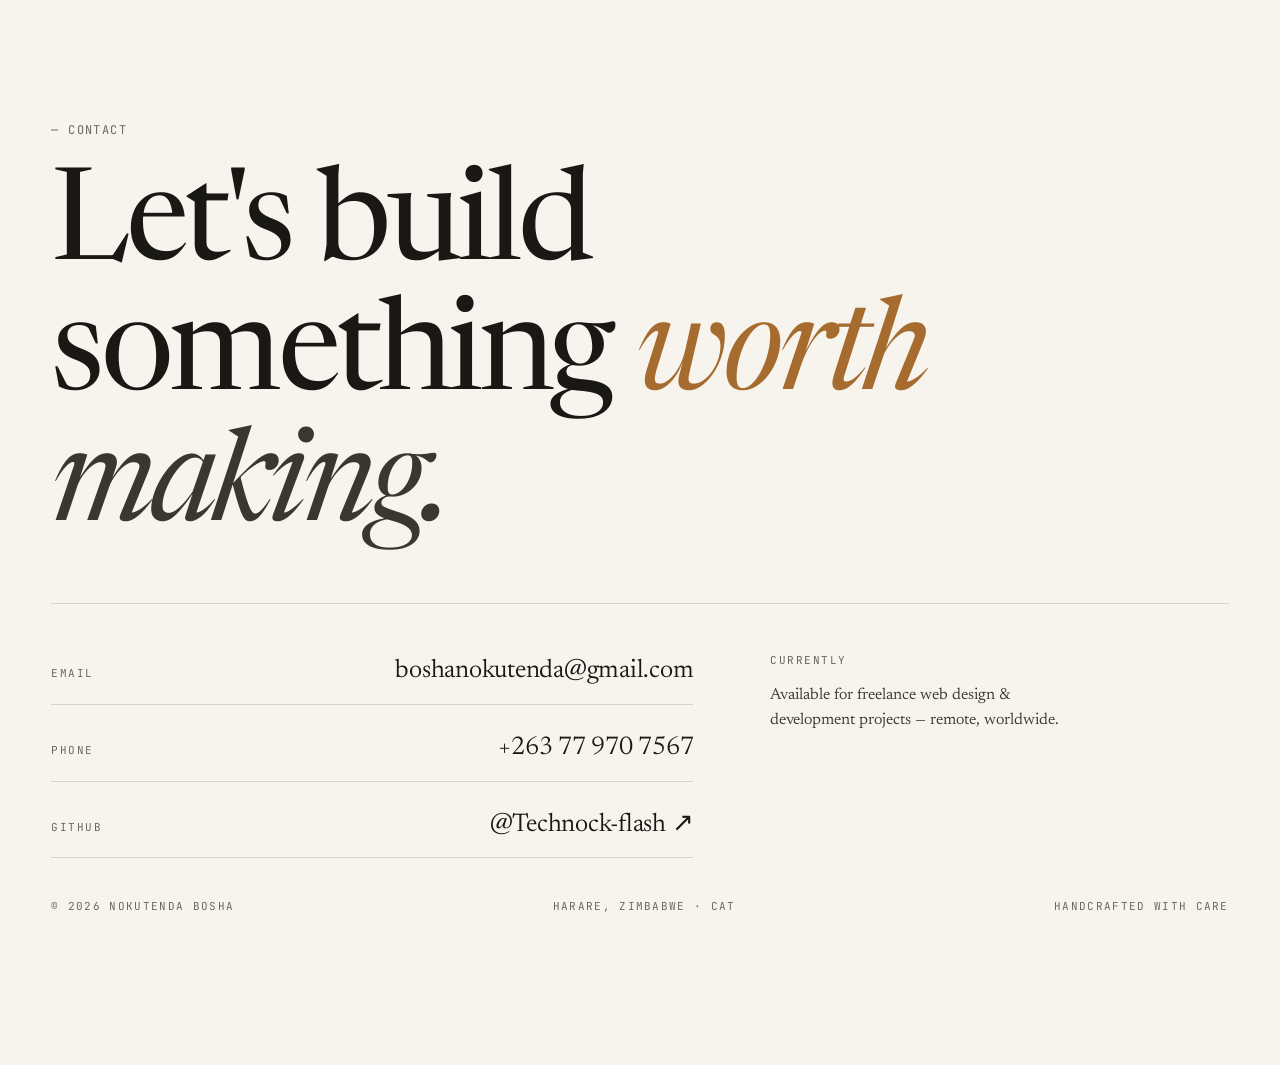
<file: projects/kingdom-power.html>
<!doctype html>
<html lang="en">
<head>
  <meta charset="UTF-8" />
  <meta name="viewport" content="width=device-width,initial-scale=1" />
  <title>Kingdom Power Royal Assembly — Nokutenda Bosha</title>
  <link rel="preconnect" href="https://fonts.googleapis.com">
  <link rel="preconnect" href="https://fonts.gstatic.com" crossorigin>
  <link href="https://fonts.googleapis.com/css2?family=Newsreader:ital,opsz,wght@0,6..72,300..600;1,6..72,300..600&family=JetBrains+Mono:wght@400;500&display=swap" rel="stylesheet">
  <link rel="stylesheet" href="../styles.css" />
</head>
<body>

  <header class="site-header" id="siteHeader">
    <div class="shell inner">
      <a href="../index.html" class="brand">
        <span class="brand-mark">NB</span>
        <span>Nokutenda Bosha</span>
      </a>
      <nav class="nav">
        <a href="../index.html#work">Work</a>
        <a href="../index.html#about">About</a>
        <a href="../index.html#process">Process</a>
        <a href="../index.html#contact" class="contact-cta">Get in touch</a>
      </nav>
    </div>
  </header>

  <section class="detail-hero">
    <div class="shell">
      <div class="breadcrumb">
        <a href="../index.html">Home</a>
        <span>/</span>
        <a href="../index.html#work">Work</a>
        <span>/</span>
        <span>Kingdom Power Royal Assembly</span>
      </div>

      <h1>Kingdom Power <span class="ital">Royal Assembly.</span></h1>

      <dl class="detail-meta">
        <div><dt>Project</dt><dd>Church management system</dd></div>
        <div><dt>Role</dt><dd>Designer &amp; Developer</dd></div>
        <div><dt>Year</dt><dd>2024</dd></div>
        <div><dt>Type</dt><dd>Personal project</dd></div>
      </dl>
    </div>
  </section>

  <div class="shell">
    <div class="hero-shot">
      <img src="../assets/kingdom-screen-1.png" alt="Kingdom Power admin dashboard" loading="lazy" decoding="async" />
    </div>
  </div>

  <section class="detail-body">
    <div class="shell">
      <div style="display:grid;grid-template-columns:1fr 2fr;gap:clamp(40px,6vw,96px);">
        <div>
          <div class="mono" style="margin-bottom:8px;">01 — Overview</div>
          <h3>The <em>brief.</em></h3>
        </div>
        <div class="body-col">
          <p>
            Kingdom Power Royal Assembly is a management system designed to support a growing church community. The platform helps administrators register members, coordinate events, communicate announcements, and keep records of ministries and small groups in one calm, organised place.
          </p>
          <p>
            The goal was to give a lean administrative team the tools of a much larger organisation — without demanding technical fluency from the people using it. Clear labels, forgiving forms, and a dashboard that surfaces the numbers that matter this week.
          </p>

          <h4>Key modules</h4>
          <ul class="features">
            <li>Member registration &amp; directory</li>
            <li>Event scheduling</li>
            <li>Announcements &amp; communications</li>
            <li>Ministry &amp; group management</li>
            <li>Attendance tracking</li>
            <li>Contributions / offerings log</li>
            <li>Admin dashboard</li>
            <li>Roles &amp; permissions</li>
          </ul>

          <h4>Approach</h4>
          <p>
            I approached the interface with a light hand — the church context calls for warmth rather than corporate density. Typography leads the design; colour is used sparingly, mostly to draw the eye to the day's important actions. Built with PHP, MySQL and Bootstrap, with vanilla JavaScript sprinkled where it improved the experience.
          </p>
        </div>
      </div>
    </div>
  </section>

  <section class="gallery">
    <div class="shell">
      <div class="mono" style="margin-bottom:24px;">02 — Screens</div>
      <div class="gallery-grid">
        <div class="slot"><span class="frame-label">Dashboard</span>
          <img src="../assets/kingdom-screen-1.png" alt="Dashboard showing member stats" loading="lazy" decoding="async" />
        </div>
        <div class="slot"><span class="frame-label">Members</span>
          <img src="../assets/kingdom-screen-2.png" alt="Members list" loading="lazy" decoding="async" />
        </div>
        <div class="slot"><span class="frame-label">Events</span>
          <img src="../assets/kingdom-screen-1.png" alt="Events management" loading="lazy" decoding="async" />
        </div>
        <div class="slot"><span class="frame-label">Mobile view</span>
          <img src="../assets/kingdom-screen-2.png" alt="Mobile responsive view" loading="lazy" decoding="async" />
        </div>
      </div>
    </div>
  </section>

  <section class="next-project">
    <div class="shell" style="display:flex;justify-content:space-between;align-items:end;gap:40px;flex-wrap:wrap;width:100%;">
      <a href="zimmarket.html">
        <div class="lbl">Next project →</div>
        <h3>Zim<span class="ital">market.</span></h3>
      </a>
      <div class="side">04 &nbsp;/&nbsp; 04</div>
    </div>
  </section>

  <section class="contact" style="border-top:1px solid var(--line);">
    <div class="shell">
      <div class="num" style="font-family:var(--mono);font-size:12px;letter-spacing:.12em;text-transform:uppercase;color:var(--ink-3);margin-bottom:24px;">— Contact</div>
      <h2>Let's build<br>something <span class="accent">worth</span><br><span class="ital">making.</span></h2>
      <div class="contact-grid">
        <div class="contact-links">
          <a href="mailto:boshanokutenda@gmail.com"><span class="k">Email</span><span class="v">boshanokutenda@gmail.com</span></a>
          <a href="tel:+263779707567"><span class="k">Phone</span><span class="v">+263 77 970 7567</span></a>
          <a href="https://github.com/Technock-flash" target="_blank" rel="noopener"><span class="k">GitHub</span><span class="v">@Technock-flash ↗</span></a>
        </div>
        <div class="contact-side">
          <span class="label">Currently</span>
          <p>Available for freelance web design &amp; development projects — remote, worldwide.</p>
        </div>
      </div>
      <footer class="site-footer">
        <span>© 2026 Nokutenda Bosha</span>
        <span>Harare, Zimbabwe · CAT</span>
        <span class="rot">Handcrafted with care</span>
      </footer>
    </div>
  </section>

  <script src="../image_slot.js"></script>
  <script>
    const header = document.getElementById('siteHeader');
    window.addEventListener('scroll', () => header.classList.toggle('scrolled', window.scrollY > 8), { passive: true });
  </script>
</body>
</html>
</file>
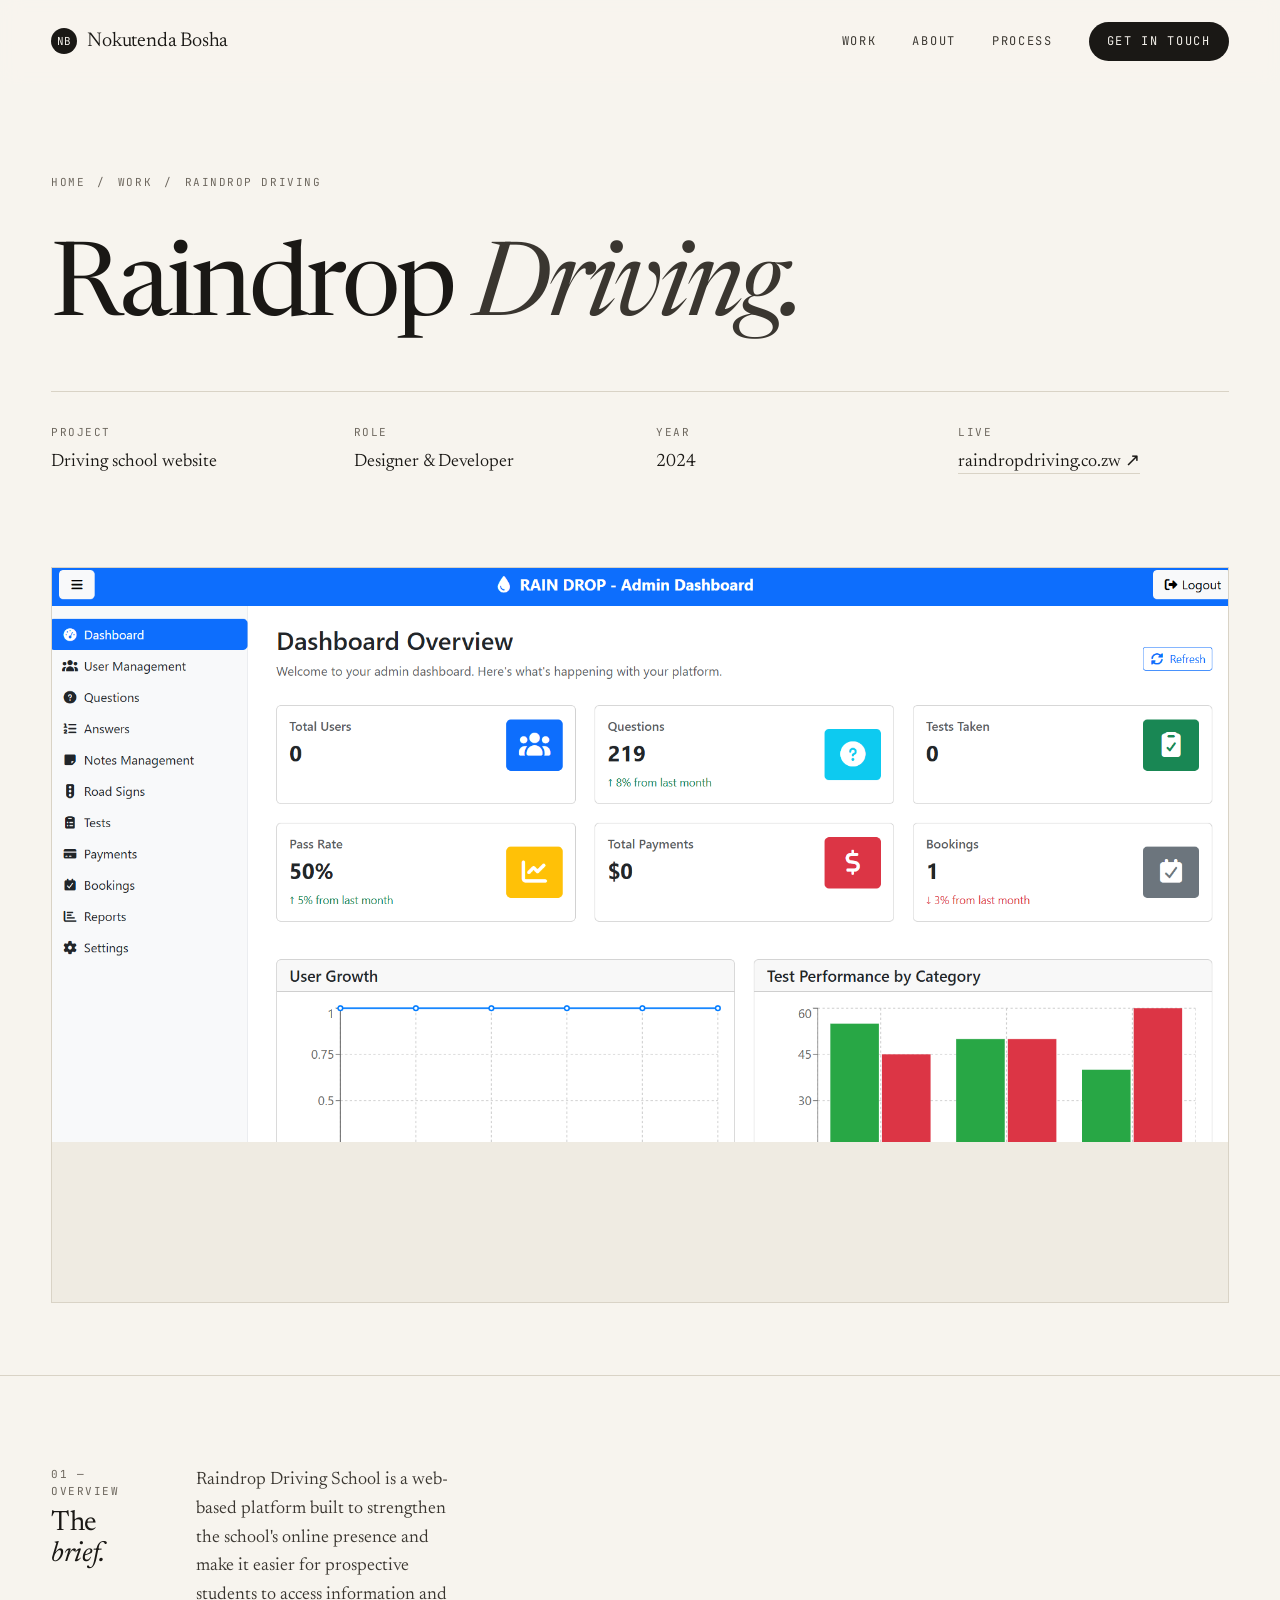
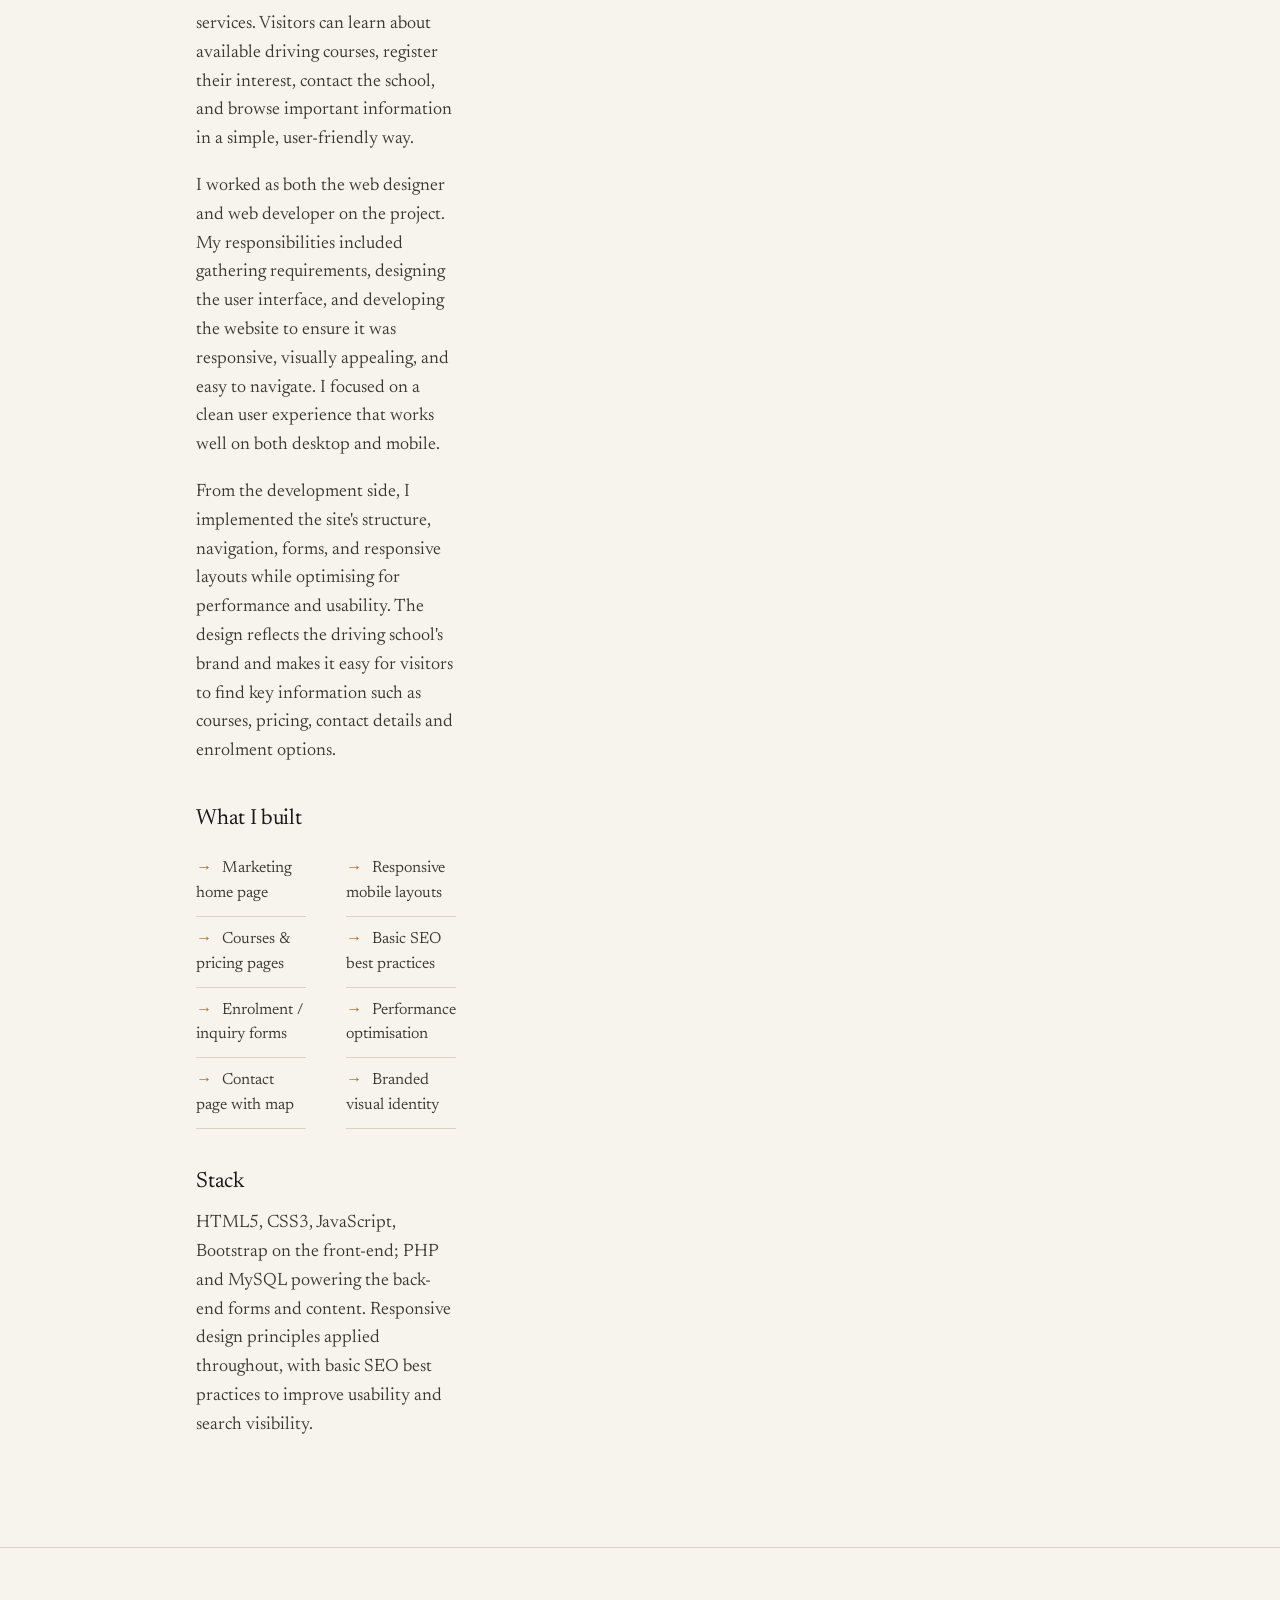
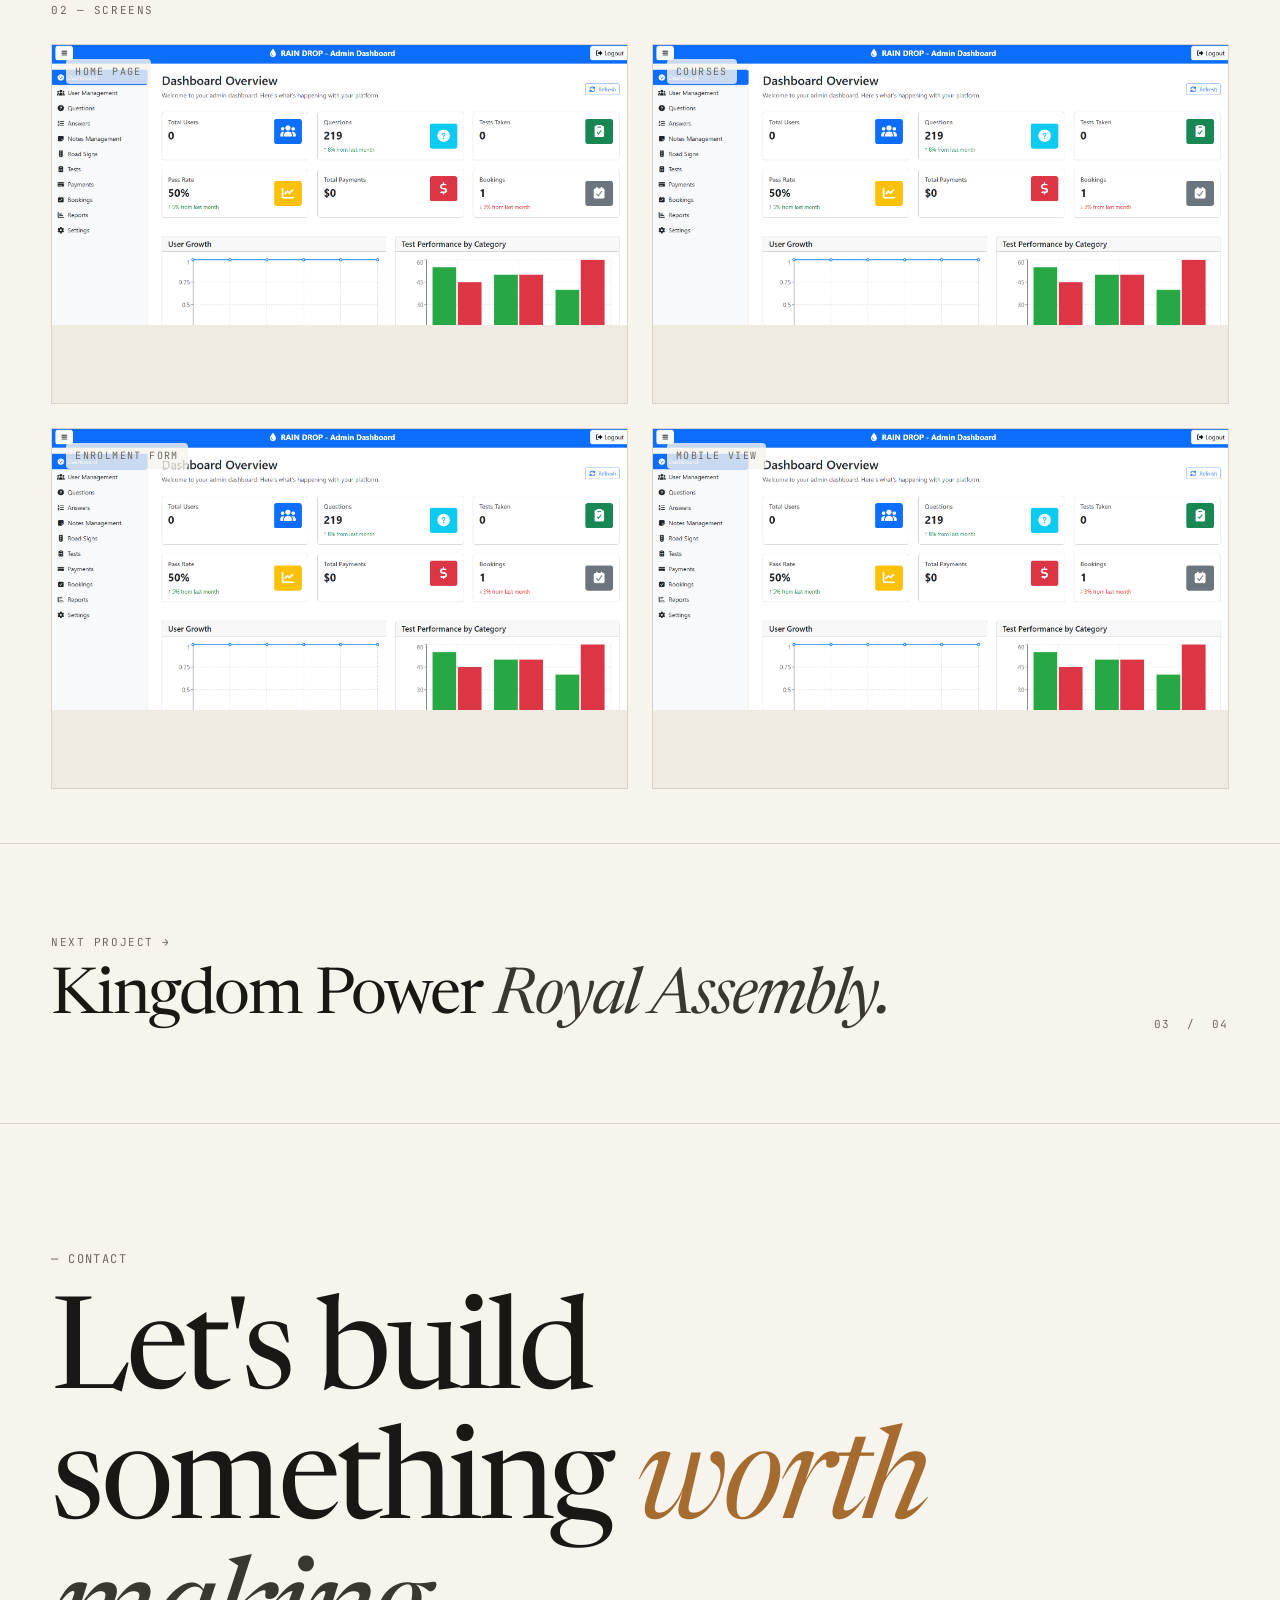
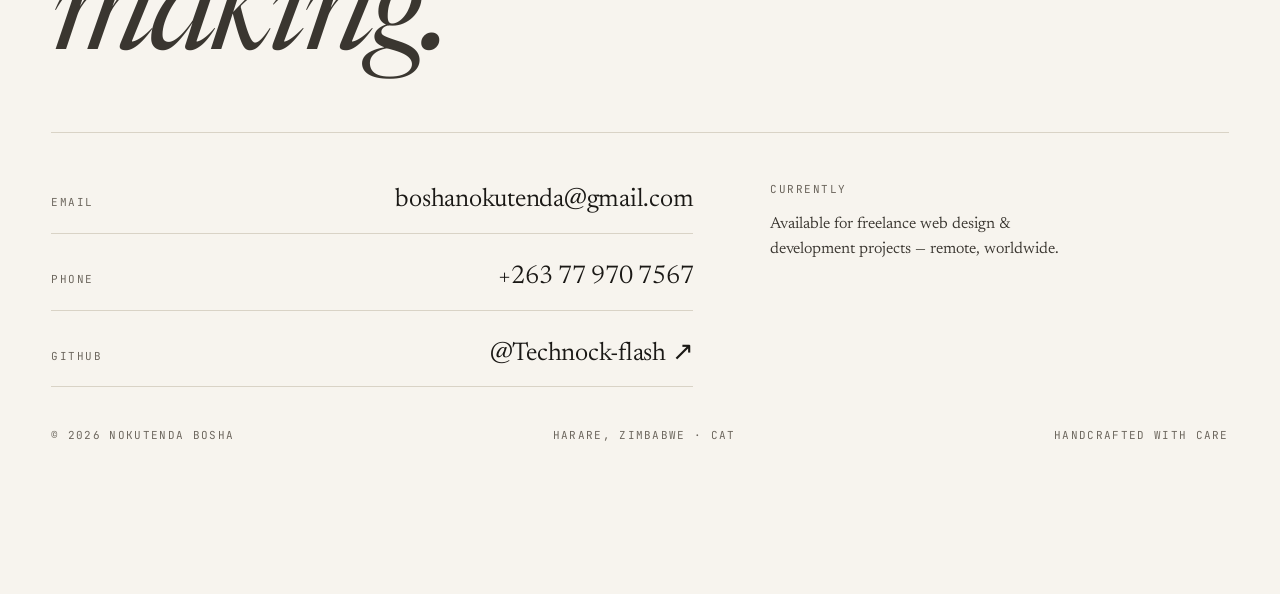
<file: projects/raindrop-driving.html>
<!doctype html>
<html lang="en">
<head>
  <meta charset="UTF-8" />
  <meta name="viewport" content="width=device-width,initial-scale=1" />
  <title>Raindrop Driving — Nokutenda Bosha</title>
  <link rel="preconnect" href="https://fonts.googleapis.com">
  <link rel="preconnect" href="https://fonts.gstatic.com" crossorigin>
  <link href="https://fonts.googleapis.com/css2?family=Newsreader:ital,opsz,wght@0,6..72,300..600;1,6..72,300..600&family=JetBrains+Mono:wght@400;500&display=swap" rel="stylesheet">
  <link rel="stylesheet" href="../styles.css" />
</head>
<body>

  <header class="site-header" id="siteHeader">
    <div class="shell inner">
      <a href="../index.html" class="brand">
        <span class="brand-mark">NB</span>
        <span>Nokutenda Bosha</span>
      </a>
      <nav class="nav">
        <a href="../index.html#work">Work</a>
        <a href="../index.html#about">About</a>
        <a href="../index.html#process">Process</a>
        <a href="../index.html#contact" class="contact-cta">Get in touch</a>
      </nav>
    </div>
  </header>

  <section class="detail-hero">
    <div class="shell">
      <div class="breadcrumb">
        <a href="../index.html">Home</a>
        <span>/</span>
        <a href="../index.html#work">Work</a>
        <span>/</span>
        <span>Raindrop Driving</span>
      </div>

      <h1>Raindrop <span class="ital">Driving.</span></h1>

      <dl class="detail-meta">
        <div><dt>Project</dt><dd>Driving school website</dd></div>
        <div><dt>Role</dt><dd>Designer &amp; Developer</dd></div>
        <div><dt>Year</dt><dd>2024</dd></div>
        <div><dt>Live</dt><dd><a href="https://raindropdrivingschool.co.zw" target="_blank" rel="noopener">raindropdriving.co.zw ↗</a></dd></div>
      </dl>
    </div>
  </section>

  <div class="shell">
    <div class="hero-shot">
      <img src="../assets/raindrop-screen-1.png" alt="Raindrop Driving admin login and hero" loading="lazy" decoding="async" />
    </div>
  </div>

  <section class="detail-body">
    <div class="shell">
      <div style="display:grid;grid-template-columns:1fr 2fr;gap:clamp(40px,6vw,96px);">
        <div>
          <div class="mono" style="margin-bottom:8px;">01 — Overview</div>
          <h3>The <em>brief.</em></h3>
        </div>
        <div class="body-col">
          <p>
            Raindrop Driving School is a web-based platform built to strengthen the school's online presence and make it easier for prospective students to access information and services. Visitors can learn about available driving courses, register their interest, contact the school, and browse important information in a simple, user-friendly way.
          </p>
          <p>
            I worked as both the web designer and web developer on the project. My responsibilities included gathering requirements, designing the user interface, and developing the website to ensure it was responsive, visually appealing, and easy to navigate. I focused on a clean user experience that works well on both desktop and mobile.
          </p>
          <p>
            From the development side, I implemented the site's structure, navigation, forms, and responsive layouts while optimising for performance and usability. The design reflects the driving school's brand and makes it easy for visitors to find key information such as courses, pricing, contact details and enrolment options.
          </p>

          <h4>What I built</h4>
          <ul class="features">
            <li>Marketing home page</li>
            <li>Courses &amp; pricing pages</li>
            <li>Enrolment / inquiry forms</li>
            <li>Contact page with map</li>
            <li>Responsive mobile layouts</li>
            <li>Basic SEO best practices</li>
            <li>Performance optimisation</li>
            <li>Branded visual identity</li>
          </ul>

          <h4>Stack</h4>
          <p>
            HTML5, CSS3, JavaScript, Bootstrap on the front-end; PHP and MySQL powering the back-end forms and content. Responsive design principles applied throughout, with basic SEO best practices to improve usability and search visibility.
          </p>
        </div>
      </div>
    </div>
  </section>

  <section class="gallery">
    <div class="shell">
      <div class="mono" style="margin-bottom:24px;">02 — Screens</div>
      <div class="gallery-grid">
        <div class="slot"><span class="frame-label">Home page</span>
          <img src="../assets/raindrop-screen-1.png" alt="Raindrop Driving homepage screenshot" loading="lazy" decoding="async" />
        </div>
        <div class="slot"><span class="frame-label">Courses</span>
          <img src="../assets/raindrop-screen-2.png" alt="Course listing page" loading="lazy" decoding="async" />
        </div>
        <div class="slot"><span class="frame-label">Enrolment form</span>
          <img src="../assets/raindrop-screen-1.png" alt="Enrolment form" loading="lazy" decoding="async" />
        </div>
        <div class="slot"><span class="frame-label">Mobile view</span>
          <img src="../assets/raindrop-screen-2.png" alt="Mobile responsive view" loading="lazy" decoding="async" />
        </div>
      </div>
    </div>
  </section>

  <section class="next-project">
    <div class="shell" style="display:flex;justify-content:space-between;align-items:end;gap:40px;flex-wrap:wrap;width:100%;">
      <a href="kingdom-power.html">
        <div class="lbl">Next project →</div>
        <h3>Kingdom Power <span class="ital">Royal Assembly.</span></h3>
      </a>
      <div class="side">03 &nbsp;/&nbsp; 04</div>
    </div>
  </section>

  <section class="contact" style="border-top:1px solid var(--line);">
    <div class="shell">
      <div class="num" style="font-family:var(--mono);font-size:12px;letter-spacing:.12em;text-transform:uppercase;color:var(--ink-3);margin-bottom:24px;">— Contact</div>
      <h2>Let's build<br>something <span class="accent">worth</span><br><span class="ital">making.</span></h2>
      <div class="contact-grid">
        <div class="contact-links">
          <a href="mailto:boshanokutenda@gmail.com"><span class="k">Email</span><span class="v">boshanokutenda@gmail.com</span></a>
          <a href="tel:+263779707567"><span class="k">Phone</span><span class="v">+263 77 970 7567</span></a>
          <a href="https://github.com/Technock-flash" target="_blank" rel="noopener"><span class="k">GitHub</span><span class="v">@Technock-flash ↗</span></a>
        </div>
        <div class="contact-side">
          <span class="label">Currently</span>
          <p>Available for freelance web design &amp; development projects — remote, worldwide.</p>
        </div>
      </div>
      <footer class="site-footer">
        <span>© 2026 Nokutenda Bosha</span>
        <span>Harare, Zimbabwe · CAT</span>
        <span class="rot">Handcrafted with care</span>
      </footer>
    </div>
  </section>

  <script src="../image_slot.js"></script>
  <script>
    const header = document.getElementById('siteHeader');
    window.addEventListener('scroll', () => header.classList.toggle('scrolled', window.scrollY > 8), { passive: true });
  </script>
</body>
</html>
</file>
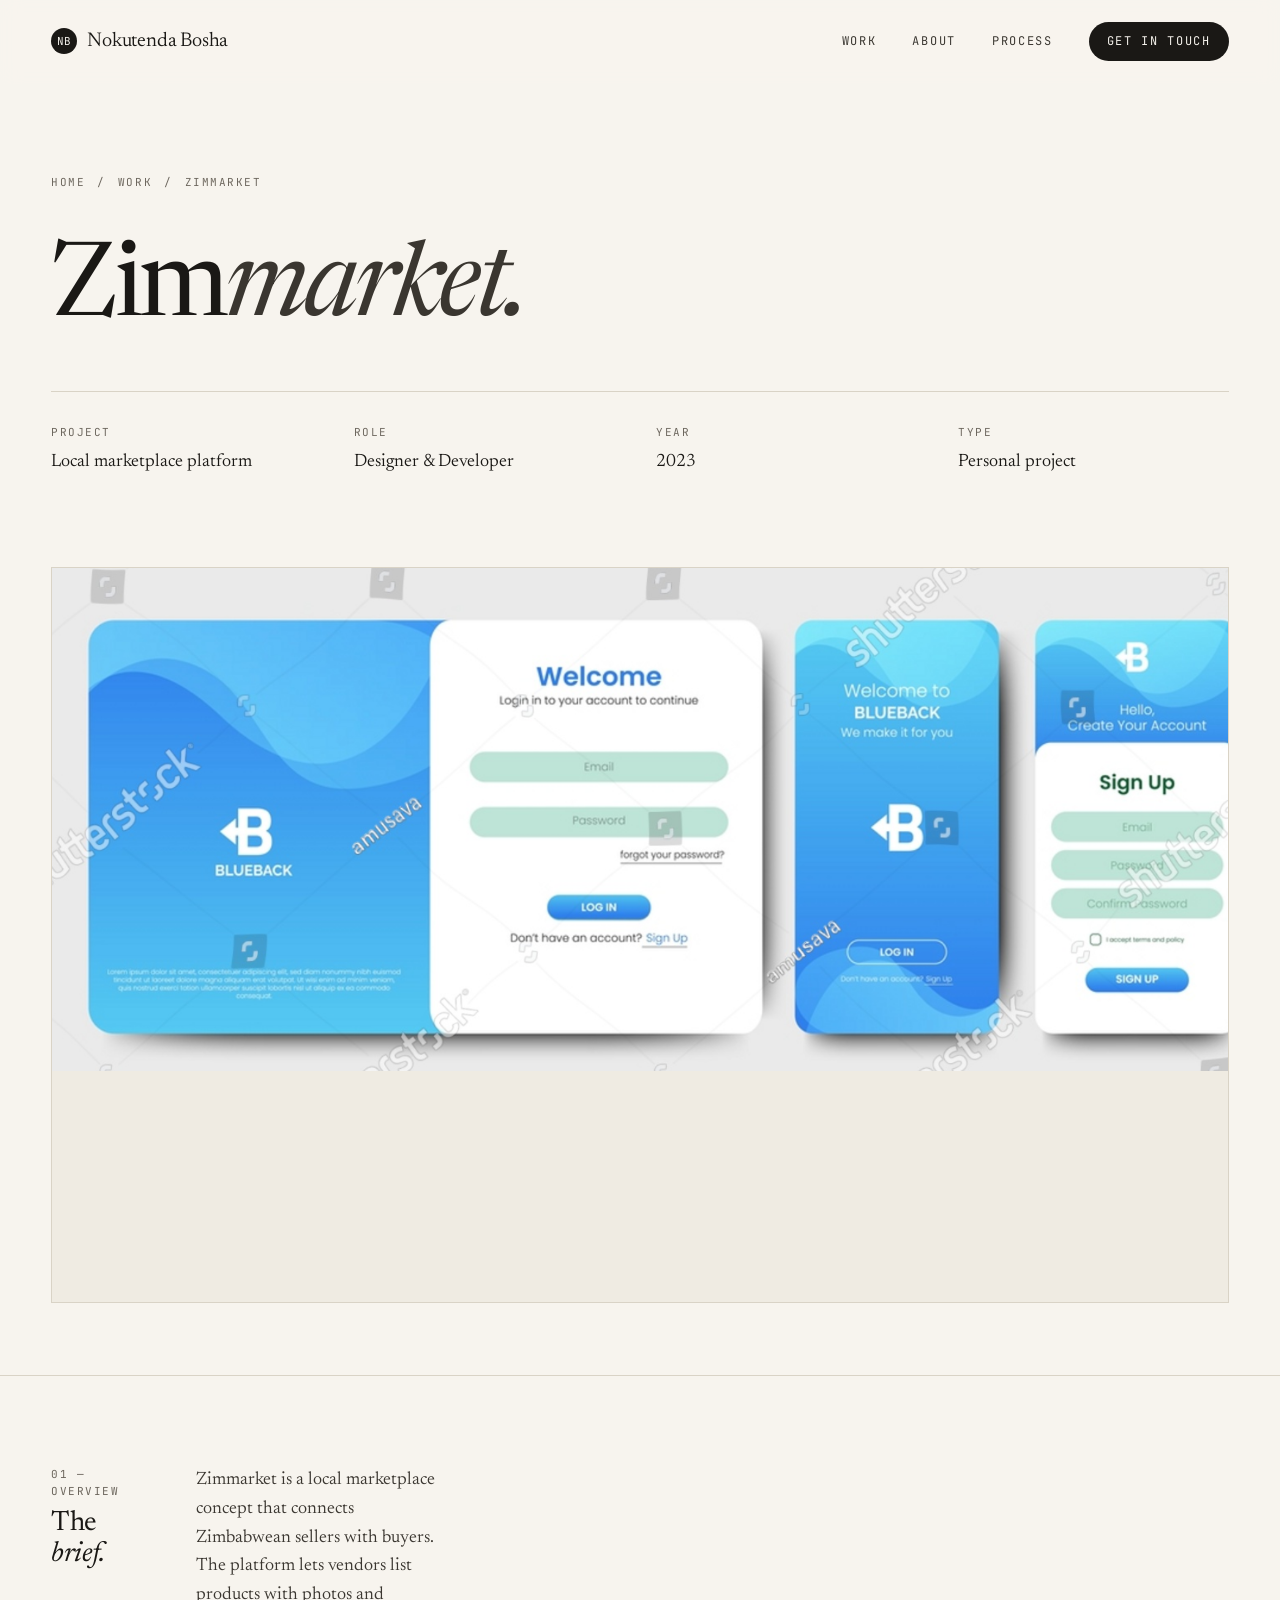
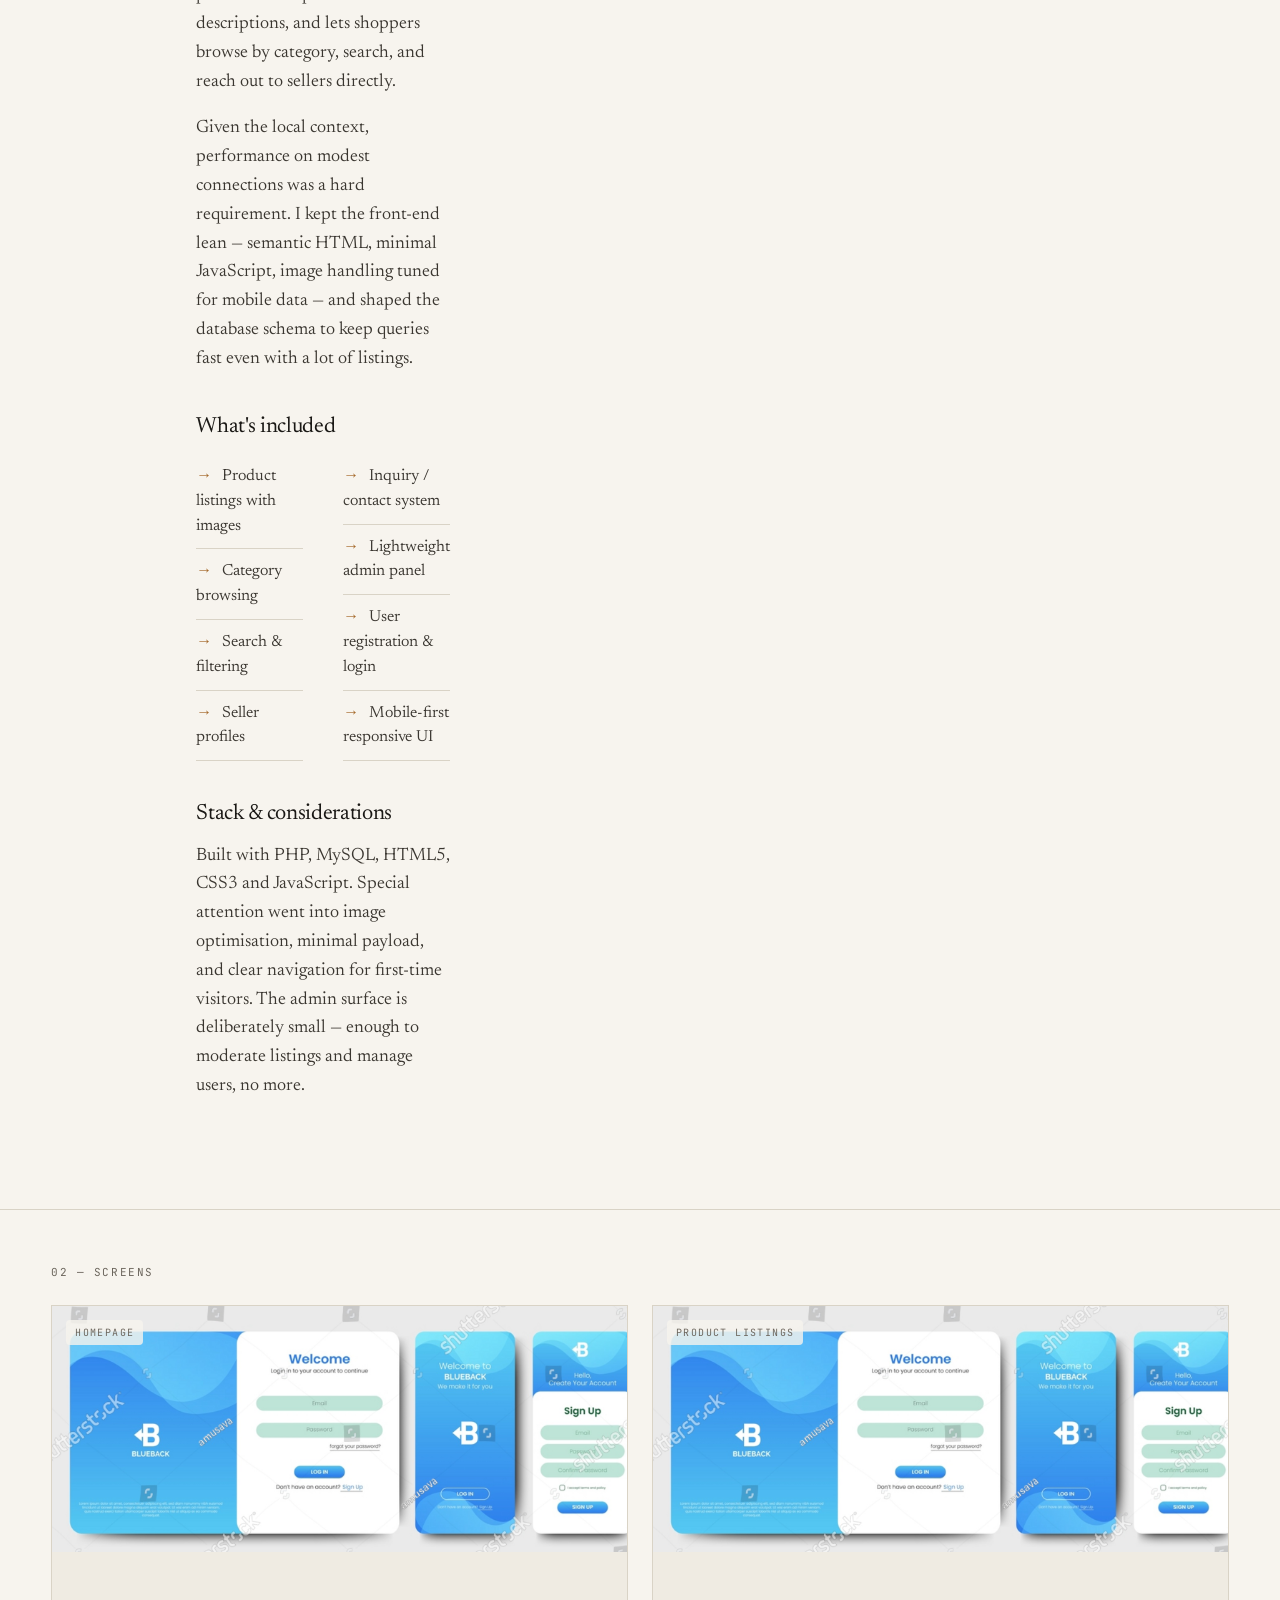
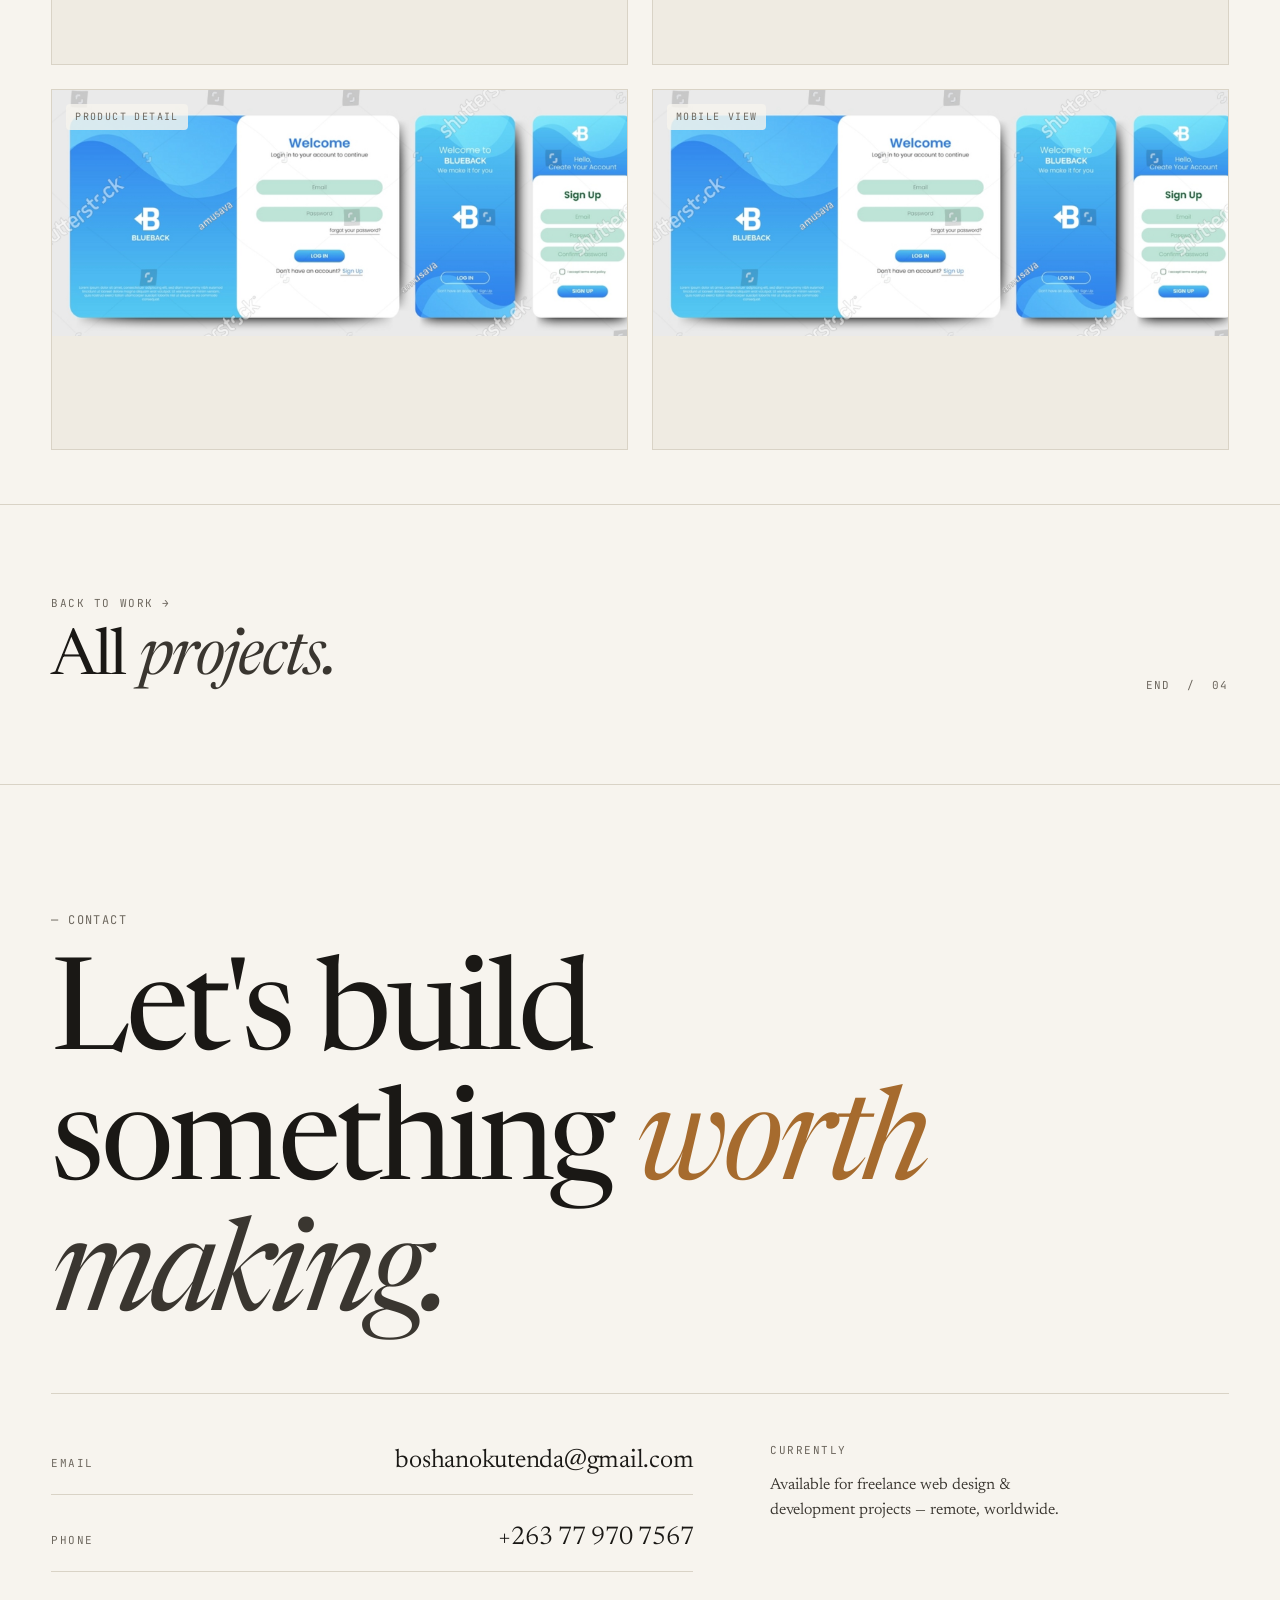
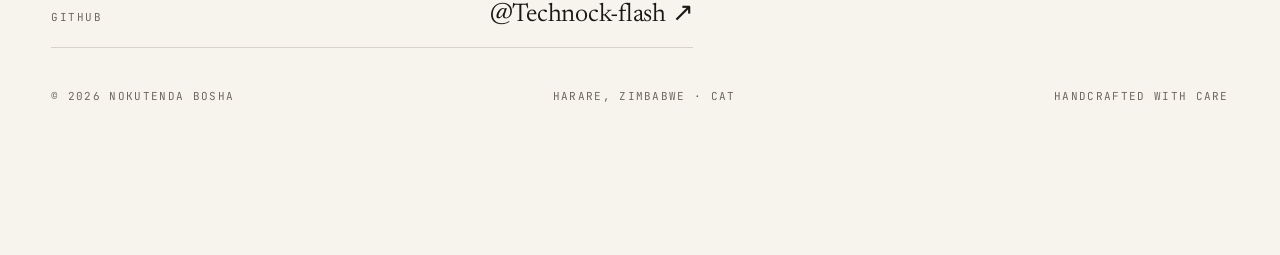
<file: projects/zimmarket.html>
<!doctype html>
<html lang="en">
<head>
  <meta charset="UTF-8" />
  <meta name="viewport" content="width=device-width,initial-scale=1" />
  <title>Zimmarket — Nokutenda Bosha</title>
  <link rel="preconnect" href="https://fonts.googleapis.com">
  <link rel="preconnect" href="https://fonts.gstatic.com" crossorigin>
  <link href="https://fonts.googleapis.com/css2?family=Newsreader:ital,opsz,wght@0,6..72,300..600;1,6..72,300..600&family=JetBrains+Mono:wght@400;500&display=swap" rel="stylesheet">
  <link rel="stylesheet" href="../styles.css" />
</head>
<body>

  <header class="site-header" id="siteHeader">
    <div class="shell inner">
      <a href="../index.html" class="brand">
        <span class="brand-mark">NB</span>
        <span>Nokutenda Bosha</span>
      </a>
      <nav class="nav">
        <a href="../index.html#work">Work</a>
        <a href="../index.html#about">About</a>
        <a href="../index.html#process">Process</a>
        <a href="../index.html#contact" class="contact-cta">Get in touch</a>
      </nav>
    </div>
  </header>

  <section class="detail-hero">
    <div class="shell">
      <div class="breadcrumb">
        <a href="../index.html">Home</a>
        <span>/</span>
        <a href="../index.html#work">Work</a>
        <span>/</span>
        <span>Zimmarket</span>
      </div>

      <h1>Zim<span class="ital">market.</span></h1>

      <dl class="detail-meta">
        <div><dt>Project</dt><dd>Local marketplace platform</dd></div>
        <div><dt>Role</dt><dd>Designer &amp; Developer</dd></div>
        <div><dt>Year</dt><dd>2023</dd></div>
        <div><dt>Type</dt><dd>Personal project</dd></div>
      </dl>
    </div>
  </section>

  <div class="shell">
    <div class="hero-shot">
      <img src="../assets/zimmarket-screen-1.png" alt="Zimmarket marketplace homepage" loading="lazy" decoding="async" />
    </div>
  </div>

  <section class="detail-body">
    <div class="shell">
      <div style="display:grid;grid-template-columns:1fr 2fr;gap:clamp(40px,6vw,96px);">
        <div>
          <div class="mono" style="margin-bottom:8px;">01 — Overview</div>
          <h3>The <em>brief.</em></h3>
        </div>
        <div class="body-col">
          <p>
            Zimmarket is a local marketplace concept that connects Zimbabwean sellers with buyers. The platform lets vendors list products with photos and descriptions, and lets shoppers browse by category, search, and reach out to sellers directly.
          </p>
          <p>
            Given the local context, performance on modest connections was a hard requirement. I kept the front-end lean — semantic HTML, minimal JavaScript, image handling tuned for mobile data — and shaped the database schema to keep queries fast even with a lot of listings.
          </p>

          <h4>What's included</h4>
          <ul class="features">
            <li>Product listings with images</li>
            <li>Category browsing</li>
            <li>Search &amp; filtering</li>
            <li>Seller profiles</li>
            <li>Inquiry / contact system</li>
            <li>Lightweight admin panel</li>
            <li>User registration &amp; login</li>
            <li>Mobile-first responsive UI</li>
          </ul>

          <h4>Stack &amp; considerations</h4>
          <p>
            Built with PHP, MySQL, HTML5, CSS3 and JavaScript. Special attention went into image optimisation, minimal payload, and clear navigation for first-time visitors. The admin surface is deliberately small — enough to moderate listings and manage users, no more.
          </p>
        </div>
      </div>
    </div>
  </section>

  <section class="gallery">
    <div class="shell">
      <div class="mono" style="margin-bottom:24px;">02 — Screens</div>
      <div class="gallery-grid">
        <div class="slot"><span class="frame-label">Homepage</span>
          <img src="../assets/zimmarket-screen-1.png" alt="Zimmarket marketplace homepage" loading="lazy" decoding="async" />
        </div>
        <div class="slot"><span class="frame-label">Product listings</span>
          <img src="../assets/zimmarket-screen-1.png" alt="Product listings" loading="lazy" decoding="async" />
        </div>
        <div class="slot"><span class="frame-label">Product detail</span>
          <img src="../assets/zimmarket-screen-1.png" alt="Product detail page" loading="lazy" decoding="async" />
        </div>
        <div class="slot"><span class="frame-label">Mobile view</span>
          <img src="../assets/zimmarket-screen-1.png" alt="Mobile responsive view" loading="lazy" decoding="async" />
        </div>
      </div>
    </div>
  </section>

  <section class="next-project">
    <div class="shell" style="display:flex;justify-content:space-between;align-items:end;gap:40px;flex-wrap:wrap;width:100%;">
      <a href="../index.html#work">
        <div class="lbl">Back to work →</div>
        <h3>All <span class="ital">projects.</span></h3>
      </a>
      <div class="side">End &nbsp;/&nbsp; 04</div>
    </div>
  </section>

  <section class="contact" style="border-top:1px solid var(--line);">
    <div class="shell">
      <div class="num" style="font-family:var(--mono);font-size:12px;letter-spacing:.12em;text-transform:uppercase;color:var(--ink-3);margin-bottom:24px;">— Contact</div>
      <h2>Let's build<br>something <span class="accent">worth</span><br><span class="ital">making.</span></h2>
      <div class="contact-grid">
        <div class="contact-links">
          <a href="mailto:boshanokutenda@gmail.com"><span class="k">Email</span><span class="v">boshanokutenda@gmail.com</span></a>
          <a href="tel:+263779707567"><span class="k">Phone</span><span class="v">+263 77 970 7567</span></a>
          <a href="https://github.com/Technock-flash" target="_blank" rel="noopener"><span class="k">GitHub</span><span class="v">@Technock-flash ↗</span></a>
        </div>
        <div class="contact-side">
          <span class="label">Currently</span>
          <p>Available for freelance web design &amp; development projects — remote, worldwide.</p>
        </div>
      </div>
      <footer class="site-footer">
        <span>© 2026 Nokutenda Bosha</span>
        <span>Harare, Zimbabwe · CAT</span>
        <span class="rot">Handcrafted with care</span>
      </footer>
    </div>
  </section>

  <script src="../image_slot.js"></script>
  <script>
    const header = document.getElementById('siteHeader');
    window.addEventListener('scroll', () => header.classList.toggle('scrolled', window.scrollY > 8), { passive: true });
  </script>
</body>
</html>
</file>
<file: styles.css>
/* ------------------------------------------------------------------
   Nokutenda Bosha — Portfolio
   Minimal editorial · Newsreader + JetBrains Mono
------------------------------------------------------------------ */

:root {
  --paper: #F7F4EE;
  --paper-2: #EFEBE2;
  --ink: #1A1815;
  --ink-2: #3A3630;
  --ink-3: #6B655C;
  --line: #D9D3C6;
  --accent: #A66B2E;         /* warm ochre */
  --accent-soft: #C9A47A;

  --serif: "Newsreader", "Cormorant Garamond", Georgia, serif;
  --mono: "JetBrains Mono", ui-monospace, "SF Mono", Menlo, monospace;

  --pad: clamp(20px, 4vw, 56px);
  --max: 1440px;
}

* { box-sizing: border-box; }

html, body {
  margin: 0;
  padding: 0;
  background: var(--paper);
  color: var(--ink);
  font-family: var(--serif);
  font-optical-sizing: auto;
  font-weight: 380;
  font-size: 18px;
  line-height: 1.55;
  -webkit-font-smoothing: antialiased;
  text-rendering: optimizeLegibility;
}

/* --- Skip link -------------------------------------------- */
.skip {
  position: absolute;
  left: -9999px;
  top: auto;
  width: 1px;
  height: 1px;
  overflow: hidden;
}
.skip:focus {
  left: 12px;
  top: 12px;
  width: auto;
  height: auto;
  padding: 8px 12px;
  background: var(--ink);
  color: var(--paper);
  border-radius: 6px;
  z-index: 1000;
}

body {
  overflow-x: hidden;
}

::selection { background: var(--ink); color: var(--paper); }

a { color: inherit; text-decoration: none; }

img { max-width: 100%; display: block; }

/* --- Typography scale ---------------------------------------- */

.mono, .eyebrow, .label {
  font-family: var(--mono);
  font-size: 11px;
  letter-spacing: 0.14em;
  text-transform: uppercase;
  font-weight: 400;
  color: var(--ink-3);
}

h1, h2, h3, h4 {
  font-family: var(--serif);
  font-weight: 400;
  letter-spacing: -0.02em;
  margin: 0;
  line-height: 1.02;
  text-wrap: balance;
}

h1 { font-size: clamp(52px, 9vw, 148px); }
h2 { font-size: clamp(40px, 5.5vw, 88px); }
h3 { font-size: clamp(28px, 3vw, 44px); line-height: 1.1; }
h4 { font-size: clamp(20px, 1.6vw, 26px); line-height: 1.2; }

p { margin: 0 0 1em; text-wrap: pretty; }

em, .italic { font-style: italic; font-family: var(--serif); }

/* --- Layout shells ------------------------------------------- */

.shell {
  max-width: var(--max);
  margin: 0 auto;
  padding-left: var(--pad);
  padding-right: var(--pad);
}

section { padding: clamp(80px, 12vh, 160px) 0; }

.divider {
  height: 1px;
  background: var(--line);
  border: 0;
  margin: 0;
}

/* --- Header --------------------------------------------------- */

.site-header {
  position: sticky;
  top: 0;
  z-index: 40;
  background: color-mix(in oklab, var(--paper) 88%, transparent);
  backdrop-filter: saturate(140%) blur(10px);
  -webkit-backdrop-filter: saturate(140%) blur(10px);
  border-bottom: 1px solid transparent;
  transition: border-color 200ms ease;
}
.site-header.scrolled { border-bottom-color: var(--line); }

.site-header .inner {
  display: flex;
  align-items: center;
  justify-content: space-between;
  padding-top: 22px;
  padding-bottom: 22px;
}

.brand {
  font-family: var(--serif);
  font-size: 20px;
  letter-spacing: -0.01em;
  display: inline-flex;
  align-items: center;
  gap: 10px;
}
.brand-mark {
  width: 26px; height: 26px;
  border-radius: 50%;
  background: var(--ink);
  color: var(--paper);
  font-family: var(--mono);
  font-size: 11px;
  display: inline-flex;
  align-items: center;
  justify-content: center;
  letter-spacing: 0;
}

.nav {
  display: flex;
  gap: 36px;
  align-items: center;
}
.nav a {
  font-family: var(--mono);
  font-size: 12px;
  letter-spacing: 0.14em;
  text-transform: uppercase;
  color: var(--ink-2);
  position: relative;
  padding: 6px 0;
}
.nav a::after {
  content: "";
  position: absolute;
  left: 0; right: 100%;
  bottom: 2px;
  height: 1px;
  background: var(--ink);
  transition: right 240ms ease;
}
.nav a:hover::after { right: 0; }

.nav .contact-cta {
  background: var(--ink);
  color: var(--paper);
  padding: 10px 18px;
  border-radius: 999px;
}
.nav .contact-cta::after { display: none; }
.nav .contact-cta:hover { background: var(--accent); }

.mobile-nav-toggle {
  display: none;
  width: 40px;
  height: 40px;
  border: none;
  background: transparent;
  cursor: pointer;
  padding: 0;
  position: relative;
}
.mobile-nav-toggle span {
  display: block;
  width: 100%;
  height: 3px;
  background: var(--ink);
  border-radius: 999px;
  transition: transform 200ms ease, opacity 200ms ease;
  position: absolute;
  left: 0;
}
.mobile-nav-toggle span:nth-child(1) { top: 9px; }
.mobile-nav-toggle span:nth-child(2) { top: 18px; }
.mobile-nav-toggle span:nth-child(3) { top: 27px; }

.mobile-nav-toggle.open span:nth-child(1) {
  transform: translateY(9px) rotate(45deg);
}
.mobile-nav-toggle.open span:nth-child(2) {
  opacity: 0;
}
.mobile-nav-toggle.open span:nth-child(3) {
  transform: translateY(-9px) rotate(-45deg);
}

.nav {
  display: flex;
  gap: 36px;
  align-items: center;
  transition: transform 240ms ease, box-shadow 240ms ease;
}

.sr-only {
  position: absolute;
  width: 1px;
  height: 1px;
  padding: 0;
  margin: -1px;
  overflow: hidden;
  clip: rect(0, 0, 0, 0);
  white-space: nowrap;
  border: 0;
}

.mobile-nav-close {
  display: none;
  position: absolute;
  top: 24px;
  right: 24px;
  width: 40px;
  height: 40px;
  border: 1px solid var(--line);
  border-radius: 50%;
  background: var(--paper);
  color: var(--ink);
  font-size: 24px;
  line-height: 1;
  cursor: pointer;
  text-align: center;
  padding: 0;
  transition: background 180ms ease, transform 180ms ease;
}
.mobile-nav-close:hover,
.mobile-nav-close:focus-visible {
  background: var(--accent-soft);
  transform: scale(1.05);
}

.nav a,
.mobile-nav-close,
.mobile-nav-toggle {
  transition: background 180ms ease, color 180ms ease, transform 180ms ease;
}

.nav a:focus-visible,
.mobile-nav-close:focus-visible,
.mobile-nav-toggle:focus-visible {
  outline: 2px solid var(--accent);
  outline-offset: 4px;
}

.mobile-nav-overlay {
  display: none;
  position: fixed;
  inset: 0;
  background: rgba(26, 24, 21, 0.5);
  opacity: 0;
  transition: opacity 240ms ease;
  z-index: 45;
  pointer-events: none;
}
.mobile-nav-overlay.visible {
  display: block;
  opacity: 1;
  pointer-events: auto;
}

body.nav-open {
  overflow: hidden;
}

@media (max-width: 720px) {
  .site-header {
    border-bottom: 0;
    background: rgba(247, 244, 238, 0.96);
    backdrop-filter: blur(10px);
  }
  .site-header .inner {
    flex-wrap: wrap;
    justify-content: space-between;
    gap: 12px;
    padding-top: 12px;
    padding-bottom: 12px;
  }
  .mobile-nav-toggle {
    display: inline-flex;
    align-items: center;
    justify-content: center;
    width: 44px;
    height: 44px;
  }
  .nav {
    position: fixed;
    top: 0;
    right: 0;
    bottom: 0;
    width: min(340px, 100%);
    padding: 96px 24px 24px;
    flex-direction: column;
    align-items: flex-start;
    justify-content: flex-start;
    gap: 24px;
    background: var(--paper);
    border-left: 1px solid var(--line);
    transform: translateX(100%);
    transition: transform 240ms ease;
    z-index: 50;
    overflow-y: auto;
  }
  .nav.open {
    transform: translateX(0);
    box-shadow: -12px 0 40px rgba(0, 0, 0, 0.12);
  }
  .nav {
    position: relative;
  }
  .mobile-nav-close {
    display: inline-flex;
    top: 18px;
    right: 18px;
    width: 46px;
    height: 46px;
  }
  .nav a {
    width: 100%;
    padding: 20px 0;
    font-size: 16px;
    line-height: 1.8;
  }
  .nav a:hover,
  .nav a:focus-visible {
    color: var(--accent);
  }
  .nav a::after {
    display: none;
  }
  .nav .contact-cta,
  .nav .resume-link {
    width: 100%;
    justify-content: center;
  }
  .hero-eyebrow,
  .hero-lower {
    gap: 18px;
  }
  .project {
    padding: 24px 0;
  }
  .about-grid {
    grid-template-columns: 1fr;
    gap: 28px;
  }
  .about-portrait {
    max-width: 100%;
  }
  .about-body h2 {
    max-width: 100%;
  }
  .contact-grid {
    grid-template-columns: 1fr;
  }
  .section-head {
    padding-bottom: 32px;
    margin-bottom: 32px;
  }
  .site-footer {
    justify-content: center;
    text-align: center;
  }
}

/* --- Availability pill --------------------------------------- */

.avail {
  display: inline-flex;
  align-items: center;
  gap: 10px;
  font-family: var(--mono);
  font-size: 11px;
  letter-spacing: 0.14em;
  text-transform: uppercase;
  color: var(--ink-2);
  padding: 8px 14px;
  border: 1px solid var(--line);
  border-radius: 999px;
  background: var(--paper);
}
.avail .dot {
  width: 8px; height: 8px;
  border-radius: 50%;
  background: #2E9A5A;
  box-shadow: 0 0 0 3px color-mix(in oklab, #2E9A5A 25%, transparent);
  animation: pulse 2.4s ease-in-out infinite;
}
@keyframes pulse {
  0%, 100% { box-shadow: 0 0 0 3px color-mix(in oklab, #2E9A5A 25%, transparent); }
  50% { box-shadow: 0 0 0 6px color-mix(in oklab, #2E9A5A 10%, transparent); }
}

/* --- Hero ---------------------------------------------------- */

.hero {
  padding-top: clamp(60px, 10vh, 120px);
  padding-bottom: clamp(60px, 10vh, 120px);
}

.hero-eyebrow {
  display: flex;
  justify-content: space-between;
  align-items: center;
  margin-bottom: clamp(40px, 8vh, 96px);
  gap: 20px;
  flex-wrap: wrap;
}

.hero-title {
  max-width: 20ch;
  letter-spacing: -0.035em;
}
.hero-title .ital {
  font-style: italic;
  font-family: var(--serif);
  color: var(--ink-2);
}
.hero-title .amp {
  font-style: italic;
  color: var(--accent);
  font-family: var(--serif);
}

.hero-lower {
  margin-top: clamp(56px, 10vh, 120px);
  display: grid;
  grid-template-columns: 1fr 1fr;
  gap: 40px;
  align-items: end;
}
.hero-lower .lede {
  max-width: 44ch;
  font-size: clamp(19px, 1.4vw, 22px);
  color: var(--ink-2);
  line-height: 1.5;
}
.hero-lower .meta {
  display: flex;
  flex-direction: column;
  gap: 6px;
  font-family: var(--mono);
  font-size: 12px;
  color: var(--ink-3);
  text-transform: uppercase;
  letter-spacing: 0.1em;
}
.hero-lower .meta strong {
  color: var(--ink);
  font-weight: 400;
}

@media (max-width: 720px) {
  .hero-lower { grid-template-columns: 1fr; gap: 32px; align-items: start; }
}

@media (max-width: 900px) {
  .hero-eyebrow,
  .hero-lower {
    gap: 24px;
  }
  .hero-title {
    max-width: 100%;
  }
  .hero-lower {
    grid-template-columns: 1fr;
    align-items: start;
  }
  .hero-lower .lede {
    font-size: 18px;
    max-width: 100%;
  }
  .section-head {
    grid-template-columns: 1fr;
    gap: 18px;
    padding-bottom: 40px;
    margin-bottom: 40px;
  }
  .section-head .aside {
    text-align: left;
  }
  .project,
  .project.reverse {
    grid-template-columns: 1fr;
    gap: 36px;
  }
  .project {
    padding: 32px 0;
  }
  .about-grid {
    grid-template-columns: 1fr;
    gap: 40px;
  }
  .contact-grid {
    grid-template-columns: 1fr;
    gap: 28px;
  }
}

/* --- Section header ------------------------------------------ */

.section-head {
  display: grid;
  grid-template-columns: 1fr auto;
  align-items: end;
  gap: 20px;
  padding-bottom: 56px;
  border-bottom: 1px solid var(--line);
  margin-bottom: 56px;
}
.section-head .num {
  font-family: var(--mono);
  font-size: 12px;
  color: var(--ink-3);
  letter-spacing: 0.12em;
  text-transform: uppercase;
}
.section-head h2 {
  margin-top: 12px;
}
.section-head .aside {
  font-family: var(--mono);
  font-size: 12px;
  color: var(--ink-3);
  letter-spacing: 0.12em;
  text-transform: uppercase;
  text-align: right;
}

/* --- Work ---------------------------------------------------- */

.projects {
  display: flex;
  flex-direction: column;
  gap: 0;
}

.project {
  display: grid;
  grid-template-columns: 1fr 1.2fr;
  gap: clamp(32px, 6vw, 96px);
  padding: clamp(48px, 8vh, 96px) 0;
  border-bottom: 1px solid var(--line);
  align-items: center;
}
.project:last-child { border-bottom: none; }
.project.reverse { grid-template-columns: 1.2fr 1fr; }
.project.reverse .project-media { order: -1; }

.project-info { max-width: 44ch; }
.project-info .idx {
  font-family: var(--mono);
  font-size: 11px;
  color: var(--ink-3);
  letter-spacing: 0.14em;
  text-transform: uppercase;
  display: flex;
  gap: 24px;
  margin-bottom: 18px;
}
.project-info h3 {
  font-size: clamp(38px, 4vw, 60px);
  letter-spacing: -0.025em;
  margin-bottom: 20px;
}
.project-info h3 .ital {
  font-style: italic;
  color: var(--ink-2);
}
.project-info .summary {
  color: var(--ink-2);
  font-size: 17px;
  line-height: 1.55;
  margin-bottom: 28px;
}
.project-info .stack {
  display: flex;
  flex-wrap: wrap;
  gap: 6px 8px;
  margin-bottom: 28px;
}
.project-info .stack span {
  font-family: var(--mono);
  font-size: 10.5px;
  letter-spacing: 0.08em;
  text-transform: uppercase;
  color: var(--ink-2);
  border: 1px solid var(--line);
  padding: 6px 10px;
  border-radius: 999px;
}
.project-info .actions {
  display: flex;
  gap: 20px;
  align-items: center;
  flex-wrap: wrap;
}

.arrow-link {
  display: inline-flex;
  align-items: center;
  gap: 10px;
  font-family: var(--mono);
  font-size: 12px;
  letter-spacing: 0.14em;
  text-transform: uppercase;
  color: var(--ink);
  border-bottom: 1px solid var(--ink);
  padding-bottom: 4px;
  transition: gap 200ms ease, color 200ms ease;
}
.arrow-link:hover { gap: 14px; color: var(--accent); border-bottom-color: var(--accent); }
.arrow-link .a {
  display: inline-block;
  transition: transform 200ms ease;
}
.arrow-link:hover .a { transform: translateX(2px); }

.project-media {
  position: relative;
  aspect-ratio: 4 / 3;
  background: var(--paper-2);
  border: 1px solid var(--line);
  overflow: hidden;
}
.project-media image-slot {
  width: 100%;
  height: 100%;
  display: block;
}
.project-media .frame-label {
  position: absolute;
  top: 14px;
  left: 14px;
  font-family: var(--mono);
  font-size: 10px;
  letter-spacing: 0.14em;
  text-transform: uppercase;
  color: var(--ink-3);
  background: color-mix(in oklab, var(--paper) 80%, transparent);
  padding: 5px 9px;
  border-radius: 4px;
  z-index: 2;
  pointer-events: none;
}

@media (max-width: 900px) {
  .project, .project.reverse {
    grid-template-columns: 1fr;
    gap: 32px;
  }
  .project.reverse .project-media { order: 0; }
}

/* --- About --------------------------------------------------- */

.about {
  background: var(--paper);
}
.about-grid {
  display: grid;
  grid-template-columns: 1fr 1.4fr;
  gap: clamp(40px, 6vw, 96px);
  align-items: start;
}
.about-portrait {
  aspect-ratio: 4 / 5;
  background: var(--paper-2);
  border: 1px solid var(--line);
  position: relative;
}
.about-portrait image-slot {
  width: 100%; height: 100%; display: block;
}
.about-portrait .cap {
  position: absolute;
  bottom: -30px;
  left: 0;
  font-family: var(--mono);
  font-size: 11px;
  color: var(--ink-3);
  letter-spacing: 0.1em;
  text-transform: uppercase;
}
.about-body h2 {
  margin-bottom: 32px;
  max-width: 14ch;
}
.about-body p {
  font-size: clamp(19px, 1.4vw, 22px);
  color: var(--ink-2);
  max-width: 44ch;
  line-height: 1.55;
}
.about-facts {
  margin-top: 48px;
  display: grid;
  grid-template-columns: repeat(2, 1fr);
  gap: 32px 40px;
  padding-top: 32px;
  border-top: 1px solid var(--line);
}
.about-facts dt {
  font-family: var(--mono);
  font-size: 11px;
  letter-spacing: 0.14em;
  text-transform: uppercase;
  color: var(--ink-3);
  margin-bottom: 6px;
}
.about-facts dd {
  margin: 0;
  font-size: 18px;
  color: var(--ink);
}
.about-facts dd .sub {
  display: block;
  color: var(--ink-3);
  font-size: 14px;
  margin-top: 2px;
}

@media (max-width: 900px) {
  .about-grid { grid-template-columns: 1fr; }
  .about-portrait { max-width: 340px; }
}

/* --- Skills -------------------------------------------------- */

.skills-grid {
  display: grid;
  grid-template-columns: repeat(4, 1fr);
  gap: 40px 32px;
}
.skill-col h4 {
  font-size: 22px;
  letter-spacing: -0.01em;
  margin-bottom: 20px;
  padding-bottom: 14px;
  border-bottom: 1px solid var(--line);
}
.skill-col h4 .num {
  font-family: var(--mono);
  font-size: 10px;
  color: var(--ink-3);
  letter-spacing: 0.14em;
  margin-right: 10px;
  vertical-align: 3px;
}
.skill-col ul {
  list-style: none;
  padding: 0;
  margin: 0;
  display: flex;
  flex-direction: column;
  gap: 8px;
}
.skill-col li {
  font-size: 16.5px;
  color: var(--ink-2);
  display: flex;
  justify-content: space-between;
  align-items: baseline;
}
.skill-col li::after {
  content: "";
  flex: 1;
  height: 1px;
  background: var(--line);
  margin: 0 10px;
  transform: translateY(-3px);
  opacity: 0.6;
}
.skill-col li span {
  font-family: var(--mono);
  font-size: 10px;
  color: var(--ink-3);
  letter-spacing: 0.1em;
}

@media (max-width: 900px) { .skills-grid { grid-template-columns: repeat(2, 1fr); } }
@media (max-width: 520px) { .skills-grid { grid-template-columns: 1fr; } }

/* --- Process ------------------------------------------------- */

.process-grid {
  display: grid;
  grid-template-columns: repeat(4, 1fr);
  gap: 40px 32px;
}
.step {
  border-top: 1px solid var(--ink);
  padding-top: 20px;
}
.step .n {
  font-family: var(--mono);
  font-size: 11px;
  letter-spacing: 0.14em;
  color: var(--ink-3);
  margin-bottom: 24px;
}
.step h4 {
  font-size: 28px;
  margin-bottom: 14px;
  letter-spacing: -0.02em;
}
.step h4 em { color: var(--accent); }
.step p {
  color: var(--ink-2);
  font-size: 16px;
  line-height: 1.55;
}

@media (max-width: 900px) { .process-grid { grid-template-columns: repeat(2, 1fr); } }
@media (max-width: 520px) { .process-grid { grid-template-columns: 1fr; } }

/* --- Testimonial --------------------------------------------- */

.testimonial {
  background: var(--paper);
}
.quote-card {
  max-width: 32ch;
  margin: 0 auto;
  text-align: center;
}
.quote-card .mark {
  font-family: var(--serif);
  font-style: italic;
  font-size: 120px;
  line-height: 0.6;
  color: var(--accent);
  display: inline-block;
  margin-bottom: 20px;
}
.quote-card blockquote {
  font-family: var(--serif);
  font-style: italic;
  font-size: clamp(28px, 3.4vw, 42px);
  line-height: 1.2;
  letter-spacing: -0.015em;
  color: var(--ink);
  margin: 0 0 32px;
}
.quote-card cite {
  font-style: normal;
  font-family: var(--mono);
  font-size: 11px;
  letter-spacing: 0.14em;
  text-transform: uppercase;
  color: var(--ink-3);
}
.quote-card .placeholder-note {
  margin-top: 40px;
  font-family: var(--mono);
  font-size: 10px;
  color: var(--ink-3);
  letter-spacing: 0.1em;
  text-transform: uppercase;
  opacity: 0.6;
}

/* --- Contact / Footer ---------------------------------------- */

.contact {
  padding-top: clamp(80px, 14vh, 200px);
  padding-bottom: clamp(60px, 10vh, 120px);
  border-top: 1px solid var(--line);
}
.contact h2 {
  font-size: clamp(56px, 10vw, 160px);
  letter-spacing: -0.035em;
  margin-bottom: 48px;
  max-width: 12ch;
}
.contact h2 .ital {
  font-style: italic;
  color: var(--ink-2);
}
.contact h2 .accent { color: var(--accent); font-style: italic; }

.contact-grid {
  display: grid;
  grid-template-columns: 1.4fr 1fr;
  gap: clamp(40px, 6vw, 96px);
  padding-top: 48px;
  border-top: 1px solid var(--line);
}
.contact-links {
  display: flex;
  flex-direction: column;
  gap: 24px;
}
.contact-links a {
  display: flex;
  justify-content: space-between;
  align-items: baseline;
  border-bottom: 1px solid var(--line);
  padding-bottom: 12px;
  gap: 20px;
  transition: color 200ms ease, border-color 200ms ease;
}
.contact-links a:hover { color: var(--accent); border-bottom-color: var(--accent); }
.contact-links a .k {
  font-family: var(--mono);
  font-size: 11px;
  letter-spacing: 0.14em;
  text-transform: uppercase;
  color: var(--ink-3);
}
.contact-links a .v {
  font-family: var(--serif);
  font-size: clamp(20px, 2vw, 28px);
  letter-spacing: -0.01em;
}
.contact-side {
  font-size: 16px;
  color: var(--ink-2);
  line-height: 1.55;
  max-width: 34ch;
}
.contact-side .label { margin-bottom: 14px; display: block; }

.site-footer {
  padding: 40px 0 60px;
  display: flex;
  justify-content: space-between;
  align-items: center;
  gap: 20px;
  flex-wrap: wrap;
  font-family: var(--mono);
  font-size: 11px;
  letter-spacing: 0.12em;
  text-transform: uppercase;
  color: var(--ink-3);
}
.site-footer .rot {
  display: inline-flex;
  align-items: center;
  gap: 8px;
}

@media (max-width: 900px) {
  .section-head {
    grid-template-columns: 1fr;
    padding-bottom: 32px;
    margin-bottom: 32px;
  }
  .section-head .aside {
    text-align: left;
  }
}

@media (max-width: 720px) {
  .site-header .inner {
    flex-wrap: wrap;
    gap: 14px;
    padding-top: 16px;
    padding-bottom: 16px;
  }
  .nav {
    flex-wrap: wrap;
    justify-content: flex-end;
    gap: 14px;
  }
  .nav a {
    padding: 8px 0;
    font-size: 11px;
  }
  .hero-eyebrow {
    flex-direction: column;
    align-items: flex-start;
    gap: 14px;
  }
  .hero-lower {
    grid-template-columns: 1fr;
    gap: 28px;
    align-items: start;
  }
  .hero-title {
    max-width: 100%;
  }
  .hero-lower .lede {
    font-size: 18px;
  }
  .project {
    padding: 28px 0;
  }
  .about-grid {
    grid-template-columns: 1fr;
  }
  .about-portrait {
    max-width: none;
  }
  .about-body h2 {
    max-width: 100%;
  }
  .contact h2 {
    font-size: clamp(40px, 10vw, 72px);
  }
  .contact-grid {
    grid-template-columns: 1fr;
  }
  .site-footer {
    justify-content: center;
    text-align: center;
  }
}

@media (max-width: 520px) {
  html {
    font-size: 15px;
  }
  .shell {
    padding-left: 16px;
    padding-right: 16px;
  }
  .site-header .inner {
    justify-content: space-between;
  }
  .nav {
    gap: 10px;
  }
  .hero {
    padding-top: 40px;
    padding-bottom: 40px;
  }
  .hero-eyebrow,
  .hero-lower {
    gap: 18px;
  }
  .hero-lower .meta {
    font-size: 11px;
  }
  .hero-cta,
  .actions,
  .contact-links {
    flex-direction: column;
    align-items: stretch;
  }
  .btn {
    width: 100%;
    justify-content: center;
  }
  .project {
    gap: 24px;
    padding: 18px 0;
  }
  .project-info {
    max-width: 100%;
  }
  .project-info h3 {
    font-size: clamp(30px, 7vw, 36px);
  }
  .project-info .summary {
    font-size: 16px;
  }
  .about-facts {
    grid-template-columns: 1fr;
    gap: 20px;
  }
  .skills-grid,
  .process-grid {
    grid-template-columns: 1fr;
  }
  .detail-meta {
    grid-template-columns: 1fr;
  }
  .detail-body {
    grid-template-columns: 1fr;
  }
  .detail-body ul.features {
    columns: 1;
  }
  .contact-grid {
    grid-template-columns: 1fr;
  }
  .site-footer {
    text-align: center;
  }
  .marquee {
    display: none;
  }
}

/* --- Buttons & CTAs ---------------------------------------- */
.btn {
  display: inline-flex;
  align-items: center;
  gap: 10px;
  padding: 10px 16px;
  border-radius: 8px;
  font-family: var(--mono);
  font-size: 13px;
  letter-spacing: 0.12em;
  text-transform: uppercase;
  border: 1px solid transparent;
  cursor: pointer;
}
.btn.primary {
  background: var(--ink);
  color: var(--paper);
  padding: 12px 18px;
  border-radius: 999px;
}
.btn.primary:hover { background: var(--accent); }
.btn.ghost {
  background: transparent;
  color: var(--ink);
  border: 1px solid var(--line);
}
.hero-cta { margin-top: 18px; display: flex; gap: 12px; flex-wrap: wrap; }

/* Nav resume link */
.nav .resume-link {
  padding: 8px 14px;
  border-radius: 999px;
  border: 1px solid transparent;
  background: transparent;
  color: var(--ink-2);
}
.nav .resume-link:hover { color: var(--accent); border-color: color-mix(in oklab, var(--accent) 25%, transparent); }

/* --- Detail page --------------------------------------------- */

.detail-hero {
  padding-top: clamp(60px, 10vh, 120px);
  padding-bottom: clamp(48px, 8vh, 96px);
}
.detail-hero .breadcrumb {
  font-family: var(--mono);
  font-size: 11px;
  letter-spacing: 0.14em;
  text-transform: uppercase;
  color: var(--ink-3);
  margin-bottom: 48px;
  display: flex;
  gap: 12px;
  align-items: center;
}
.detail-hero .breadcrumb a { color: var(--ink-3); }
.detail-hero .breadcrumb a:hover { color: var(--ink); }
.detail-hero h1 {
  font-size: clamp(52px, 8vw, 128px);
  letter-spacing: -0.035em;
  max-width: 14ch;
  margin-bottom: 48px;
}
.detail-hero h1 .ital { font-style: italic; color: var(--ink-2); }

.detail-meta {
  display: grid;
  grid-template-columns: repeat(4, 1fr);
  gap: 32px;
  padding-top: 32px;
  border-top: 1px solid var(--line);
}
.detail-meta dt {
  font-family: var(--mono);
  font-size: 11px;
  letter-spacing: 0.14em;
  text-transform: uppercase;
  color: var(--ink-3);
  margin-bottom: 8px;
}
.detail-meta dd {
  margin: 0;
  font-size: 18px;
  color: var(--ink);
}
.detail-meta dd a { border-bottom: 1px solid var(--line); padding-bottom: 2px; }
.detail-meta dd a:hover { color: var(--accent); border-bottom-color: var(--accent); }

@media (max-width: 720px) { .detail-meta { grid-template-columns: repeat(2, 1fr); } }

.hero-shot {
  aspect-ratio: 16 / 10;
  background: var(--paper-2);
  border: 1px solid var(--line);
  margin-bottom: clamp(60px, 8vh, 96px);
  position: relative;
}
.hero-shot image-slot { width: 100%; height: 100%; display: block; }

.detail-body {
  display: grid;
  grid-template-columns: 1fr 2fr;
  gap: clamp(40px, 6vw, 96px);
  padding: clamp(60px, 10vh, 120px) 0;
  border-top: 1px solid var(--line);
}

/* Case study specific */
.kpis { display:flex; gap:18px; margin-top:18px; flex-wrap:wrap; }
.kpi { background:var(--paper-2); border:1px solid var(--line); padding:14px 18px; border-radius:8px; min-width:140px; }
.kpi .n { font-family:var(--serif); font-size:28px; color:var(--ink); display:block; }
.kpi .l { font-family:var(--mono); font-size:11px; color:var(--ink-3); text-transform:uppercase; letter-spacing:0.12em; }

.case-cta { margin-top:24px; display:flex; gap:12px; }
.printable { display:inline-block; font-family:var(--mono); font-size:12px; color:var(--ink-3); border:1px solid var(--line); padding:8px 12px; border-radius:8px; }
.detail-body h3 {
  font-size: 28px;
  letter-spacing: -0.02em;
  margin-bottom: 4px;
}
.detail-body .body-col p {
  font-size: clamp(18px, 1.3vw, 21px);
  color: var(--ink-2);
  line-height: 1.6;
  max-width: 58ch;
}
.detail-body .body-col p + p { margin-top: 1em; }
.detail-body h4 {
  font-size: 22px;
  margin-top: 40px;
  margin-bottom: 14px;
  letter-spacing: -0.015em;
}
.detail-body ul.features {
  list-style: none;
  padding: 0;
  margin: 0;
  columns: 2;
  column-gap: 40px;
}
.detail-body ul.features li {
  padding: 10px 0;
  border-bottom: 1px solid var(--line);
  font-size: 16px;
  color: var(--ink-2);
  break-inside: avoid;
}
.detail-body ul.features li::before {
  content: "→";
  color: var(--accent);
  margin-right: 10px;
}

@media (max-width: 900px) {
  .detail-body { grid-template-columns: 1fr; }
  .detail-body ul.features { columns: 1; }
}

.gallery {
  padding: clamp(40px, 6vh, 80px) 0;
  border-top: 1px solid var(--line);
}
.gallery-grid {
  display: grid;
  grid-template-columns: 1fr 1fr;
  gap: 24px;
}
.gallery-grid .slot {
  aspect-ratio: 16 / 10;
  background: var(--paper-2);
  border: 1px solid var(--line);
  position: relative;
}
.gallery-grid .slot image-slot { width: 100%; height: 100%; display: block; }
.gallery-grid .slot .frame-label {
  position: absolute;
  top: 14px; left: 14px;
  font-family: var(--mono);
  font-size: 10px;
  letter-spacing: 0.14em;
  text-transform: uppercase;
  color: var(--ink-3);
  background: color-mix(in oklab, var(--paper) 80%, transparent);
  padding: 5px 9px;
  border-radius: 4px;
  z-index: 2;
  pointer-events: none;
}
@media (max-width: 720px) { .gallery-grid { grid-template-columns: 1fr; } }

.next-project {
  padding: clamp(60px, 10vh, 120px) 0;
  border-top: 1px solid var(--line);
  display: flex;
  justify-content: space-between;
  align-items: end;
  gap: 40px;
  flex-wrap: wrap;
}
.next-project .lbl {
  font-family: var(--mono);
  font-size: 11px;
  letter-spacing: 0.14em;
  text-transform: uppercase;
  color: var(--ink-3);
  margin-bottom: 12px;
}
.next-project h3 {
  font-size: clamp(40px, 5vw, 72px);
  letter-spacing: -0.03em;
}
.next-project h3 .ital { font-style: italic; color: var(--ink-2); }
.next-project a:hover h3 { color: var(--accent); }
.next-project a:hover h3 .ital { color: var(--accent-soft); }
.next-project .side {
  font-family: var(--mono);
  font-size: 11px;
  color: var(--ink-3);
  letter-spacing: 0.12em;
  text-transform: uppercase;
}

/* --- Marquee ------------------------------------------------- */

.marquee {
  overflow: hidden;
  border-top: 1px solid var(--line);
  border-bottom: 1px solid var(--line);
  padding: 22px 0;
  background: var(--paper);
}
.marquee-track {
  display: inline-flex;
  gap: 60px;
  white-space: nowrap;
  animation: scroll 45s linear infinite;
  font-family: var(--serif);
  font-style: italic;
  font-size: clamp(28px, 4vw, 56px);
  color: var(--ink);
  letter-spacing: -0.02em;
}
.marquee-track .dot {
  color: var(--accent);
  font-style: normal;
  transform: translateY(-4px);
  display: inline-block;
}
@keyframes scroll {
  from { transform: translateX(0); }
  to   { transform: translateX(-50%); }
}

/* --- Utility ------------------------------------------------- */

.reveal {
  opacity: 0;
  transform: translateY(20px);
  transition: opacity 700ms cubic-bezier(.2,.7,.2,1), transform 700ms cubic-bezier(.2,.7,.2,1);
}
.reveal.in { opacity: 1; transform: none; }

@media (prefers-reduced-motion: reduce) {
  .reveal { opacity: 1; transform: none; transition: none; }
  .marquee-track { animation: none; }
  .avail .dot { animation: none; }
}
</file>
